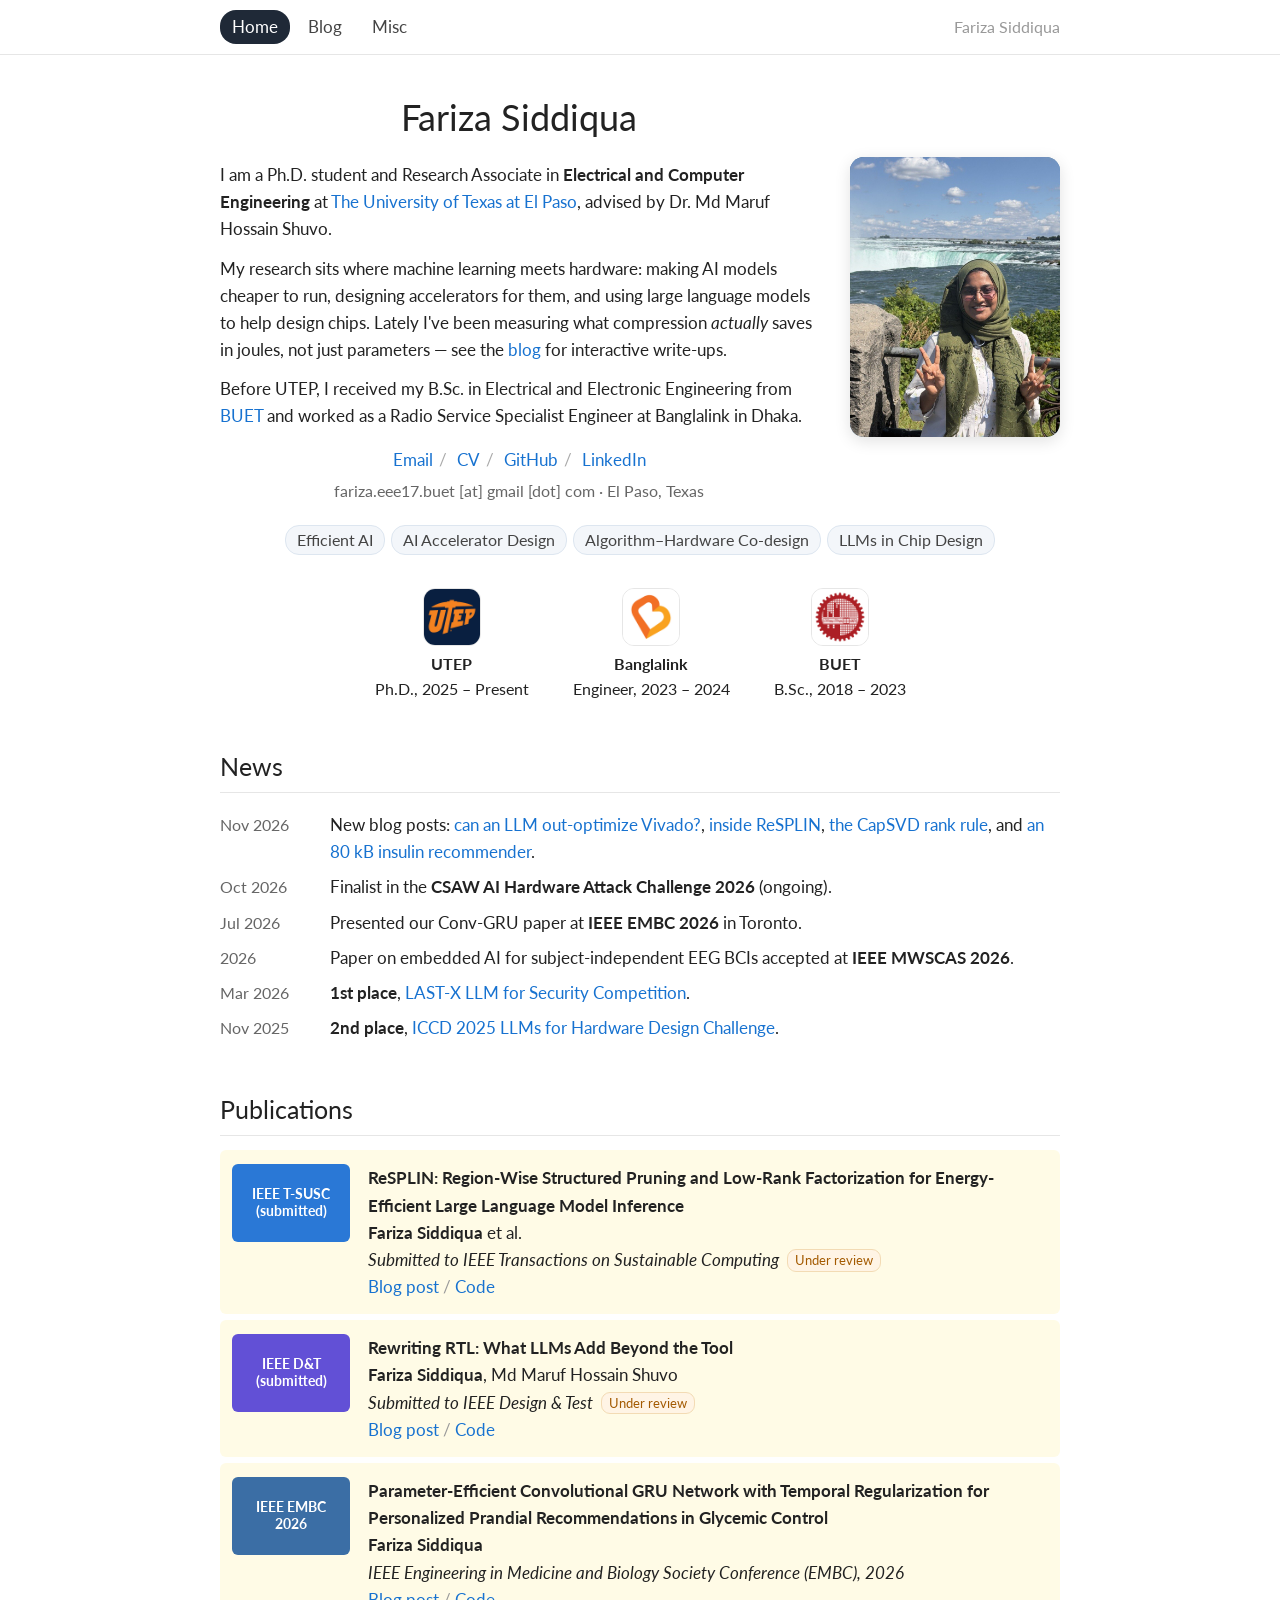
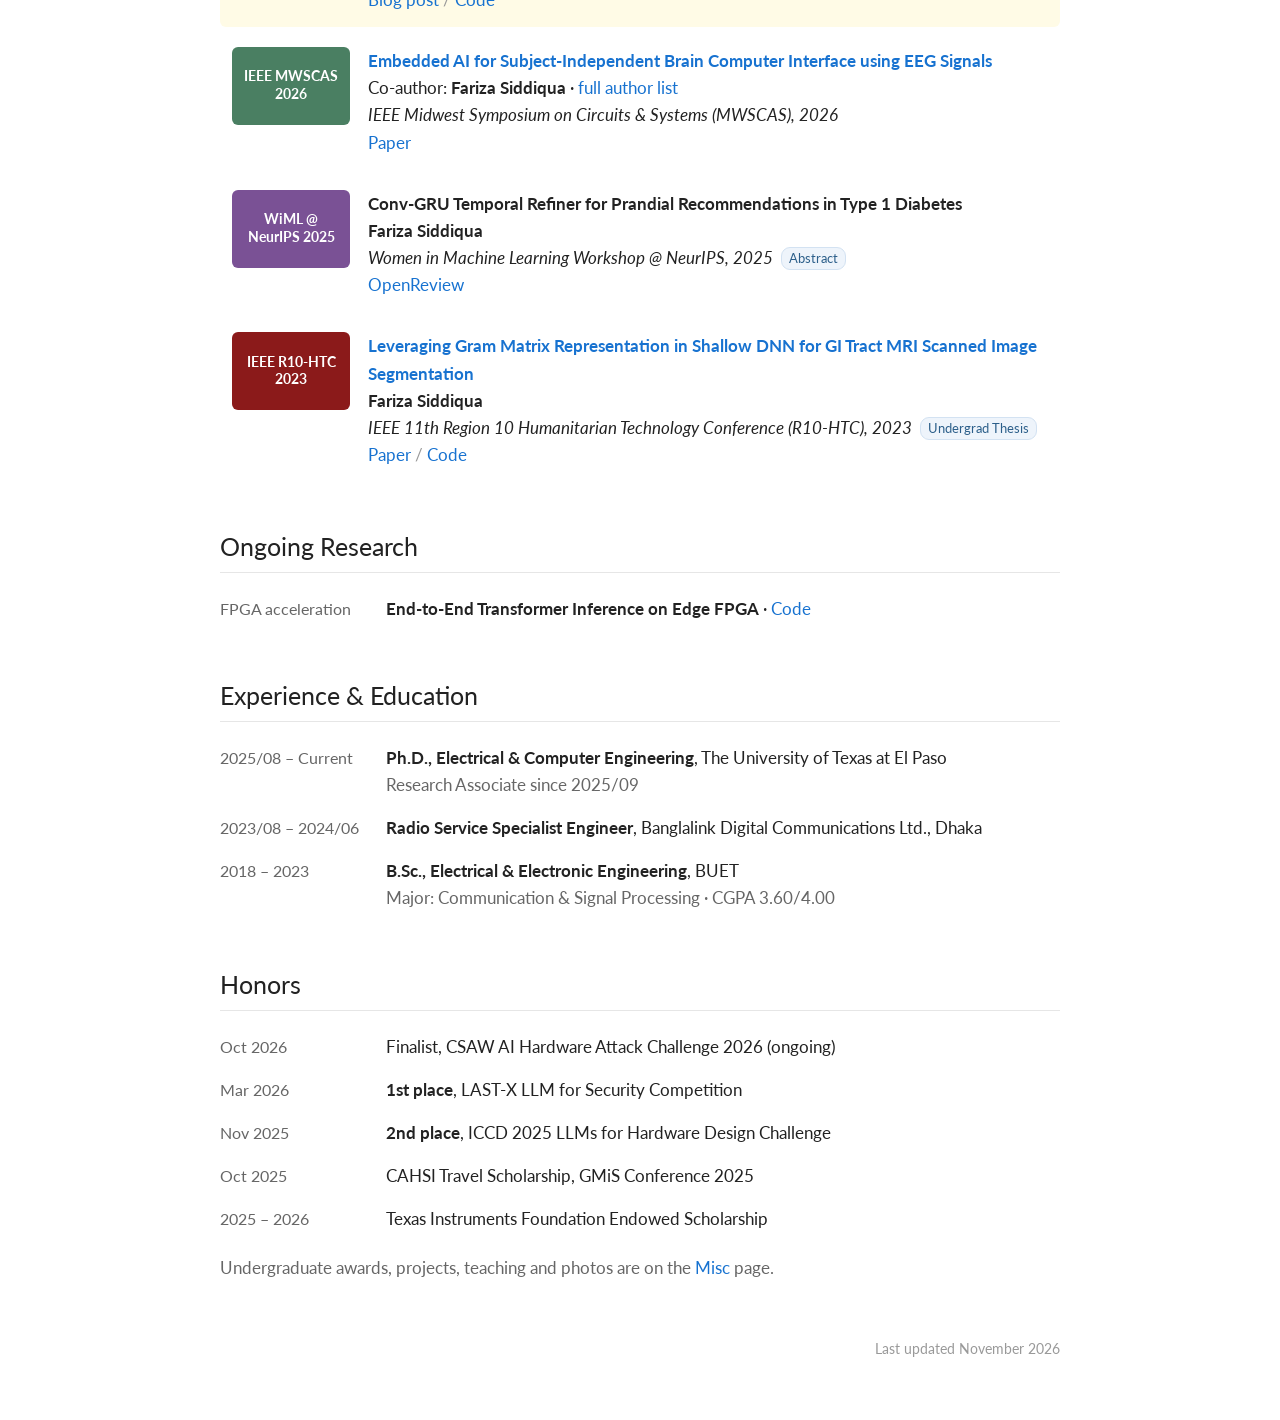
<file: index.html>
<!DOCTYPE html>
<html lang="en">
<head>
<meta charset="utf-8">
<meta name="viewport" content="width=device-width, initial-scale=1">
<title>Fariza Siddiqua</title>
<meta name="description" content="Fariza Siddiqua — Ph.D. student at UTEP working on efficient AI, AI accelerators, and LLMs for chip design.">
<link href="https://fonts.googleapis.com/css2?family=Lato:ital,wght@0,400;0,700;1,400&display=swap" rel="stylesheet">
<link rel="stylesheet" href="assets/style.css">
</head>
<body>
<nav class="topnav"><div class="inner">
  <a href="index.html" class="active">Home</a><a href="blog.html">Blog</a><a href="misc.html">Misc</a>
  <a class="brand" href="index.html">Fariza Siddiqua</a>
</div></nav>
<main>

  <div class="intro">
    <div class="text">
      <h1>Fariza Siddiqua</h1>
      <p>I am a Ph.D. student and Research Associate in <strong>Electrical and Computer Engineering</strong> at
        <a href="https://www.utep.edu/">The University of Texas at El Paso</a>, advised by Dr. Md Maruf Hossain Shuvo.</p>
      <p>My research sits where machine learning meets hardware: making AI models cheaper to run, designing
        accelerators for them, and using large language models to help design chips. Lately I've been
        measuring what compression <em>actually</em> saves in joules, not just parameters &mdash; see the
        <a href="blog.html">blog</a> for interactive write-ups.</p>
      <p>Before UTEP, I received my B.Sc. in Electrical and Electronic Engineering from
        <a href="https://www.buet.ac.bd/">BUET</a> and worked as a Radio Service Specialist Engineer at Banglalink in Dhaka.</p>
      <div class="links">
        <a href="mailto:fariza.eee17.buet@gmail.com">Email</a><span class="sep">/</span>
        <a href="#">CV</a><span class="sep">/</span>
        <a href="https://github.com/fariza1743">GitHub</a><span class="sep">/</span>
        <a href="https://www.linkedin.com/in/fariza-siddiqua-051513168/">LinkedIn</a>
      </div>
      <div class="muted" style="text-align:center;font-size:15.5px;margin-top:6px">fariza.eee17.buet [at] gmail [dot] com · El Paso, Texas</div>
    </div>
    <div class="photo"><img src="assets/photo.jpg" alt="Fariza Siddiqua"></div>
  </div>

  <div class="interests">
    <span class="chip">Efficient AI</span><span class="chip">AI Accelerator Design</span><span class="chip">Algorithm–Hardware Co-design</span><span class="chip">LLMs in Chip Design</span>
  </div>

  <!-- Logos: put utep.png, banglalink.png and buet.png in assets/logos/. Until a file exists, the coloured tile is shown instead. -->
  <div class="affil">
    <div><div class="logo" style="background:#ff8200"><img src="assets/logos/utep.png" alt="UTEP logo" onerror="this.remove()"><span>UTEP</span></div><div class="lbl">UTEP</div>Ph.D., 2025 – Present</div>
    <div><div class="logo" style="background:#e85a1c"><img src="assets/logos/banglalink.png" alt="Banglalink logo" onerror="this.remove()"><span>BL</span></div><div class="lbl">Banglalink</div>Engineer, 2023 – 2024</div>
    <div><div class="logo" style="background:#8b1a1a"><img src="assets/logos/buet.png" alt="BUET logo" onerror="this.remove()"><span>BUET</span></div><div class="lbl">BUET</div>B.Sc., 2018 – 2023</div>
  </div>


  <h2>News</h2>
  <ul class="news">
    <li><span class="date">Nov 2026</span><span>New blog posts: <a href="blog/rtl-rewriting.html">can an LLM out-optimize Vivado?</a>, <a href="blog/resplin.html">inside ReSPLIN</a>, <a href="blog/capsvd-rank.html">the CapSVD rank rule</a>, and <a href="blog/conv-gru.html">an 80 kB insulin recommender</a>.</span></li>
    <li><span class="date">Oct 2026</span><span>Finalist in the <strong>CSAW AI Hardware Attack Challenge 2026</strong> (ongoing).</span></li>
    <li><span class="date">Jul 2026</span><span>Presented our Conv-GRU paper at <strong>IEEE EMBC 2026</strong> in Toronto.</span></li>
    <li><span class="date">2026</span><span>Paper on embedded AI for subject-independent EEG BCIs accepted at <strong>IEEE MWSCAS 2026</strong>.</span></li>
    <li><span class="date">Mar 2026</span><span><strong>1st place</strong>, <a href="https://last-x-workshop.github.io/competition.html">LAST-X LLM for Security Competition</a>.</span></li>
    <li><span class="date">Nov 2025</span><span><strong>2nd place</strong>, <a href="https://www.linkedin.com/posts/kevingubbi_congratulations-to-our-competition-winners-activity-7402558944109666304-KpZv">ICCD 2025 LLMs for Hardware Design Challenge</a>.</span></li>
  </ul>

  <h2>Publications</h2>

  <div class="pub hl">
    <div class="tag" style="background:#2a78d6">IEEE T-SUSC<br>(submitted)</div>
    <div>
      <div class="title">ReSPLIN: Region-Wise Structured Pruning and Low-Rank Factorization for Energy-Efficient Large Language Model Inference</div>
      <div><strong>Fariza Siddiqua</strong> et al.</div>
      <div class="venue">Submitted to IEEE Transactions on Sustainable Computing <span class="badge sub">Under review</span></div>
      <div class="actions"><a href="blog/resplin.html">Blog post</a><a href="https://github.com/fariza1743/MUSHROOM-SVD">Code</a></div>
    </div>
  </div>

  <div class="pub hl">
    <div class="tag" style="background:#6250d6">IEEE D&amp;T<br>(submitted)</div>
    <div>
      <div class="title">Rewriting RTL: What LLMs Add Beyond the Tool</div>
      <div><strong>Fariza Siddiqua</strong>, Md Maruf Hossain Shuvo</div>
      <div class="venue">Submitted to IEEE Design &amp; Test <span class="badge sub">Under review</span></div>
      <div class="actions"><a href="blog/rtl-rewriting.html">Blog post</a><a href="https://github.com/fariza1743/LLM-Assisted-RTL-Cleanup-for-FPGA-PPA">Code</a></div>
    </div>
  </div>

  <div class="pub hl">
    <div class="tag" style="background:#3b6ea5">IEEE EMBC<br>2026</div>
    <div>
      <div class="title">Parameter-Efficient Convolutional GRU Network with Temporal Regularization for Personalized Prandial Recommendations in Glycemic Control</div>
      <div><strong>Fariza Siddiqua</strong></div>
      <div class="venue">IEEE Engineering in Medicine and Biology Society Conference (EMBC), 2026</div>
      <div class="actions"><a href="blog/conv-gru.html">Blog post</a><a href="https://github.com/fariza1743/Conv-GRU">Code</a></div>
    </div>
  </div>

  <div class="pub">
    <div class="tag" style="background:#4a7f62">IEEE MWSCAS<br>2026</div>
    <div>
      <div class="title"><a href="https://ieeexplore.ieee.org/abstract/document/11680633">Embedded AI for Subject-Independent Brain Computer Interface using EEG Signals</a></div>
      <div>Co-author: <strong>Fariza Siddiqua</strong> · <a href="https://ieeexplore.ieee.org/abstract/document/11680633">full author list</a></div>
      <div class="venue">IEEE Midwest Symposium on Circuits &amp; Systems (MWSCAS), 2026</div>
      <div class="actions"><a href="https://ieeexplore.ieee.org/abstract/document/11680633">Paper</a></div>
    </div>
  </div>

  <div class="pub">
    <div class="tag" style="background:#7a5195">WiML @<br>NeurIPS 2025</div>
    <div>
      <div class="title">Conv-GRU Temporal Refiner for Prandial Recommendations in Type 1 Diabetes</div>
      <div><strong>Fariza Siddiqua</strong></div>
      <div class="venue">Women in Machine Learning Workshop @ NeurIPS, 2025 <span class="badge">Abstract</span></div>
      <div class="actions"><a href="https://openreview.net/forum?id=XVrjTMyLH8">OpenReview</a></div>
    </div>
  </div>

  <div class="pub">
    <div class="tag" style="background:#8b1a1a">IEEE R10-HTC<br>2023</div>
    <div>
      <div class="title"><a href="https://ieeexplore.ieee.org/document/10461782">Leveraging Gram Matrix Representation in Shallow DNN for GI Tract MRI Scanned Image Segmentation</a></div>
      <div><strong>Fariza Siddiqua</strong></div>
      <div class="venue">IEEE 11th Region 10 Humanitarian Technology Conference (R10-HTC), 2023 <span class="badge">Undergrad Thesis</span></div>
      <div class="actions"><a href="https://ieeexplore.ieee.org/document/10461782">Paper</a><a href="https://github.com/fariza1743/Leveraging-Gram-Matrix-in-Shallow-DNN-for-GI-Tract-MRI-Image-Segmentation">Code</a></div>
    </div>
  </div>

  <h2>Ongoing Research</h2>
  <div class="entries">
    <div class="e"><div class="when">FPGA acceleration</div><div class="what"><strong>End-to-End Transformer Inference on Edge FPGA</strong> · <a href="https://github.com/fariza1743/End-to-End-Transformer-Inference-on-Edge-FPGA">Code</a></div></div>
  </div>

  <h2>Experience &amp; Education</h2>
  <div class="entries">
    <div class="e"><div class="when">2025/08 – Current</div><div class="what"><strong>Ph.D., Electrical &amp; Computer Engineering</strong>, The University of Texas at El Paso<br><span class="muted">Research Associate since 2025/09</span></div></div>
    <div class="e"><div class="when">2023/08 – 2024/06</div><div class="what"><strong>Radio Service Specialist Engineer</strong>, Banglalink Digital Communications Ltd., Dhaka</div></div>
    <div class="e"><div class="when">2018 – 2023</div><div class="what"><strong>B.Sc., Electrical &amp; Electronic Engineering</strong>, BUET<br><span class="muted">Major: Communication &amp; Signal Processing · CGPA 3.60/4.00</span></div></div>
  </div>

  <h2>Honors</h2>
  <div class="entries">
    <div class="e"><div class="when">Oct 2026</div><div class="what">Finalist, CSAW AI Hardware Attack Challenge 2026 (ongoing)</div></div>
    <div class="e"><div class="when">Mar 2026</div><div class="what"><strong>1st place</strong>, LAST-X LLM for Security Competition</div></div>
    <div class="e"><div class="when">Nov 2025</div><div class="what"><strong>2nd place</strong>, ICCD 2025 LLMs for Hardware Design Challenge</div></div>
    <div class="e"><div class="when">Oct 2025</div><div class="what">CAHSI Travel Scholarship, GMiS Conference 2025</div></div>
    <div class="e"><div class="when">2025 – 2026</div><div class="what">Texas Instruments Foundation Endowed Scholarship</div></div>
  </div>
  <p class="muted" style="margin-top:14px">Undergraduate awards, projects, teaching and photos are on the <a href="misc.html">Misc</a> page.</p>

  <footer>Last updated November 2026</footer>
</main>
</body>
</html>
</file>
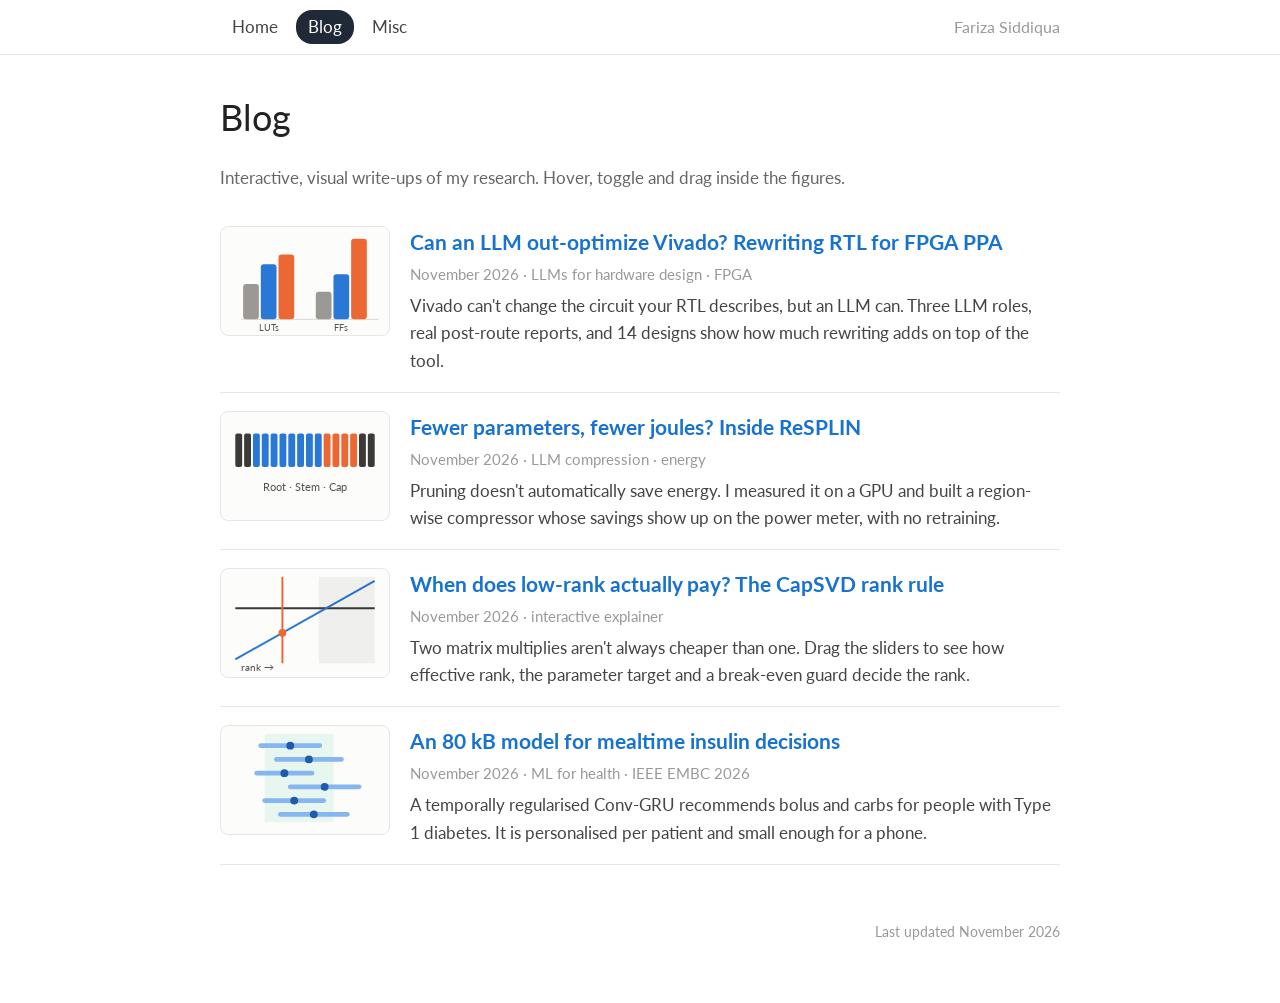
<file: blog.html>
<!DOCTYPE html>
<html lang="en">
<head>
<meta charset="utf-8">
<meta name="viewport" content="width=device-width, initial-scale=1">
<title>Blog · Fariza Siddiqua</title>
<link href="https://fonts.googleapis.com/css2?family=Lato:ital,wght@0,400;0,700;1,400&display=swap" rel="stylesheet">
<link rel="stylesheet" href="assets/style.css">
</head>
<body>
<nav class="topnav"><div class="inner">
  <a href="index.html">Home</a><a href="blog.html" class="active">Blog</a><a href="misc.html">Misc</a>
  <a class="brand" href="index.html">Fariza Siddiqua</a>
</div></nav>
<main>
  <h1>Blog</h1>
  <p class="muted">Interactive, visual write-ups of my research. Hover, toggle and drag inside the figures.</p>

  <a class="post-card" href="blog/rtl-rewriting.html">
    <div class="thumb"><svg viewBox="0 0 170 110">
      <line x1="20" y1="94" x2="160" y2="94" stroke="#d6d5cf"/>
      <rect x="22" y="58" width="16" height="36" rx="3" fill="#9a9993"/><rect x="40" y="38" width="16" height="56" rx="3" fill="#2a78d6"/><rect x="58" y="28" width="16" height="66" rx="3" fill="#eb6834"/>
      <rect x="96" y="66" width="16" height="28" rx="3" fill="#9a9993"/><rect x="114" y="48" width="16" height="46" rx="3" fill="#2a78d6"/><rect x="132" y="12" width="16" height="82" rx="3" fill="#eb6834"/>
      <text x="48" y="106" text-anchor="middle" font-size="9" fill="#52514e" font-family="Lato">LUTs</text><text x="122" y="106" text-anchor="middle" font-size="9" fill="#52514e" font-family="Lato">FFs</text>
    </svg></div>
    <div>
      <div class="pc-title">Can an LLM out-optimize Vivado? Rewriting RTL for FPGA PPA</div>
      <div class="pc-meta">November 2026 · LLMs for hardware design · FPGA</div>
      <p class="pc-desc">Vivado can't change the circuit your RTL describes, but an LLM can. Three LLM roles, real post-route reports, and 14 designs show how much rewriting adds on top of the tool.</p>
    </div>
  </a>

  <a class="post-card" href="blog/resplin.html">
    <div class="thumb"><svg viewBox="0 0 170 110">
      <g transform="translate(14,22)">
        <rect x="0" y="0" width="7" height="34" rx="2" fill="#3b3a36"/><rect x="9" y="0" width="7" height="34" rx="2" fill="#3b3a36"/>
        <rect x="18" y="0" width="7" height="34" rx="2" fill="#2a78d6"/><rect x="27" y="0" width="7" height="34" rx="2" fill="#2a78d6"/><rect x="36" y="0" width="7" height="34" rx="2" fill="#2a78d6"/><rect x="45" y="0" width="7" height="34" rx="2" fill="#2a78d6"/>
        <rect x="54" y="0" width="7" height="34" rx="2" fill="#2a78d6"/><rect x="63" y="0" width="7" height="34" rx="2" fill="#2a78d6"/><rect x="72" y="0" width="7" height="34" rx="2" fill="#2a78d6"/><rect x="81" y="0" width="7" height="34" rx="2" fill="#2a78d6"/>
        <rect x="90" y="0" width="7" height="34" rx="2" fill="#eb6834"/><rect x="99" y="0" width="7" height="34" rx="2" fill="#eb6834"/><rect x="108" y="0" width="7" height="34" rx="2" fill="#eb6834"/><rect x="117" y="0" width="7" height="34" rx="2" fill="#eb6834"/>
        <rect x="126" y="0" width="7" height="34" rx="2" fill="#3b3a36"/><rect x="135" y="0" width="7" height="34" rx="2" fill="#3b3a36"/>
      </g>
      <text x="85" y="80" text-anchor="middle" font-size="11" fill="#52514e" font-family="Lato">Root · Stem · Cap</text>
    </svg></div>
    <div>
      <div class="pc-title">Fewer parameters, fewer joules? Inside ReSPLIN</div>
      <div class="pc-meta">November 2026 · LLM compression · energy</div>
      <p class="pc-desc">Pruning doesn't automatically save energy. I measured it on a GPU and built a region-wise compressor whose savings show up on the power meter, with no retraining.</p>
    </div>
  </a>

  <a class="post-card" href="blog/capsvd-rank.html">
    <div class="thumb"><svg viewBox="0 0 170 110">
      <line x1="14" y1="40" x2="156" y2="40" stroke="#3b3a36" stroke-width="2"/>
      <line x1="14" y1="92" x2="156" y2="12" stroke="#2a78d6" stroke-width="2"/>
      <rect x="99" y="8" width="57" height="88" fill="#000" opacity=".05"/>
      <line x1="62" y1="8" x2="62" y2="96" stroke="#eb6834" stroke-width="2"/>
      <circle cx="62" cy="65" r="4" fill="#eb6834"/>
      <text x="20" y="104" font-size="10" fill="#52514e" font-family="Lato">rank →</text>
    </svg></div>
    <div>
      <div class="pc-title">When does low-rank actually pay? The CapSVD rank rule</div>
      <div class="pc-meta">November 2026 · interactive explainer</div>
      <p class="pc-desc">Two matrix multiplies aren't always cheaper than one. Drag the sliders to see how effective rank, the parameter target and a break-even guard decide the rank.</p>
    </div>
  </a>

  <a class="post-card" href="blog/conv-gru.html">
    <div class="thumb"><svg viewBox="0 0 170 110">
      <rect x="44" y="8" width="70" height="90" fill="#e7f6ef"/>
      <g stroke="#86b6ef" stroke-width="5" stroke-linecap="round">
        <line x1="40" y1="20" x2="100" y2="20"/><line x1="56" y1="34" x2="122" y2="34"/><line x1="36" y1="48" x2="92" y2="48"/>
        <line x1="70" y1="62" x2="140" y2="62"/><line x1="44" y1="76" x2="104" y2="76"/><line x1="60" y1="90" x2="128" y2="90"/>
      </g>
      <g fill="#1c5cab"><circle cx="70" cy="20" r="4"/><circle cx="89" cy="34" r="4"/><circle cx="64" cy="48" r="4"/><circle cx="105" cy="62" r="4"/><circle cx="74" cy="76" r="4"/><circle cx="94" cy="90" r="4"/></g>
    </svg></div>
    <div>
      <div class="pc-title">An 80 kB model for mealtime insulin decisions</div>
      <div class="pc-meta">November 2026 · ML for health · IEEE EMBC 2026</div>
      <p class="pc-desc">A temporally regularised Conv-GRU recommends bolus and carbs for people with Type 1 diabetes. It is personalised per patient and small enough for a phone.</p>
    </div>
  </a>

  <footer>Last updated November 2026</footer>
</main>
</body>
</html>
</file>
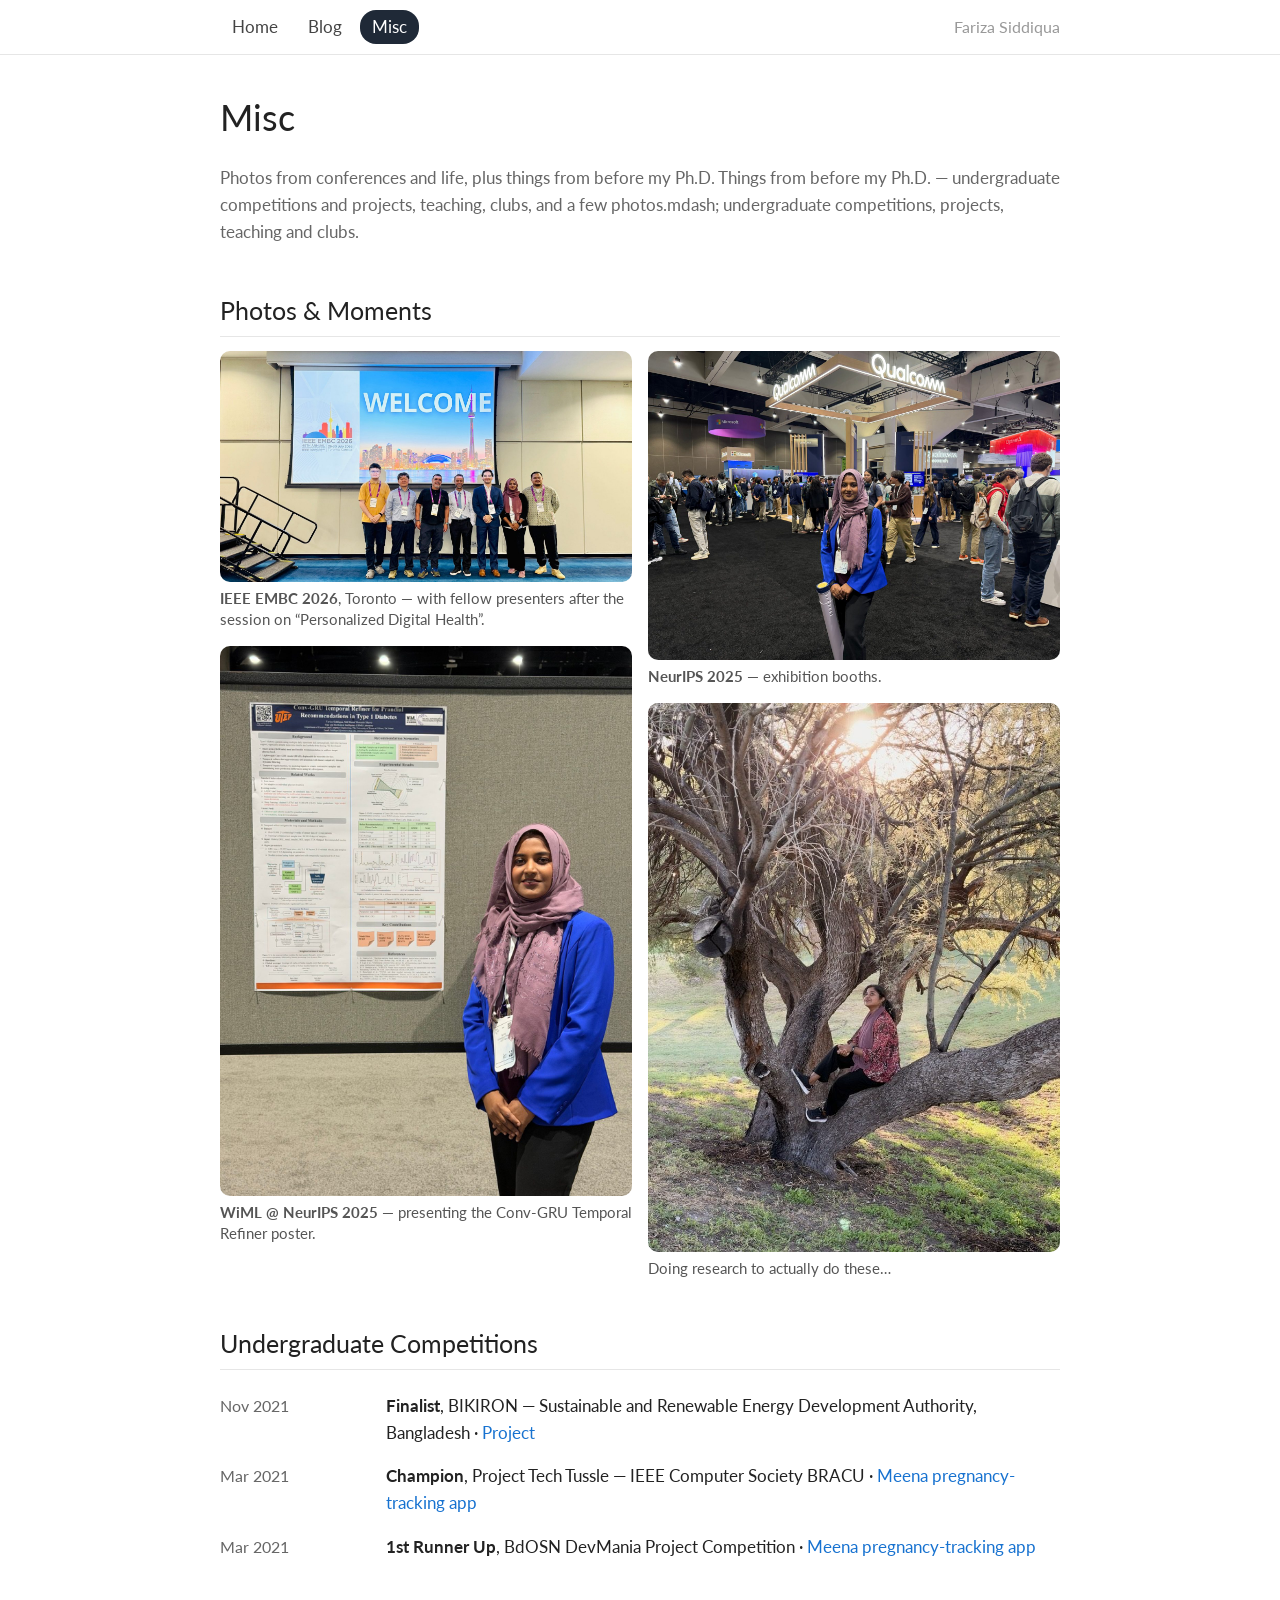
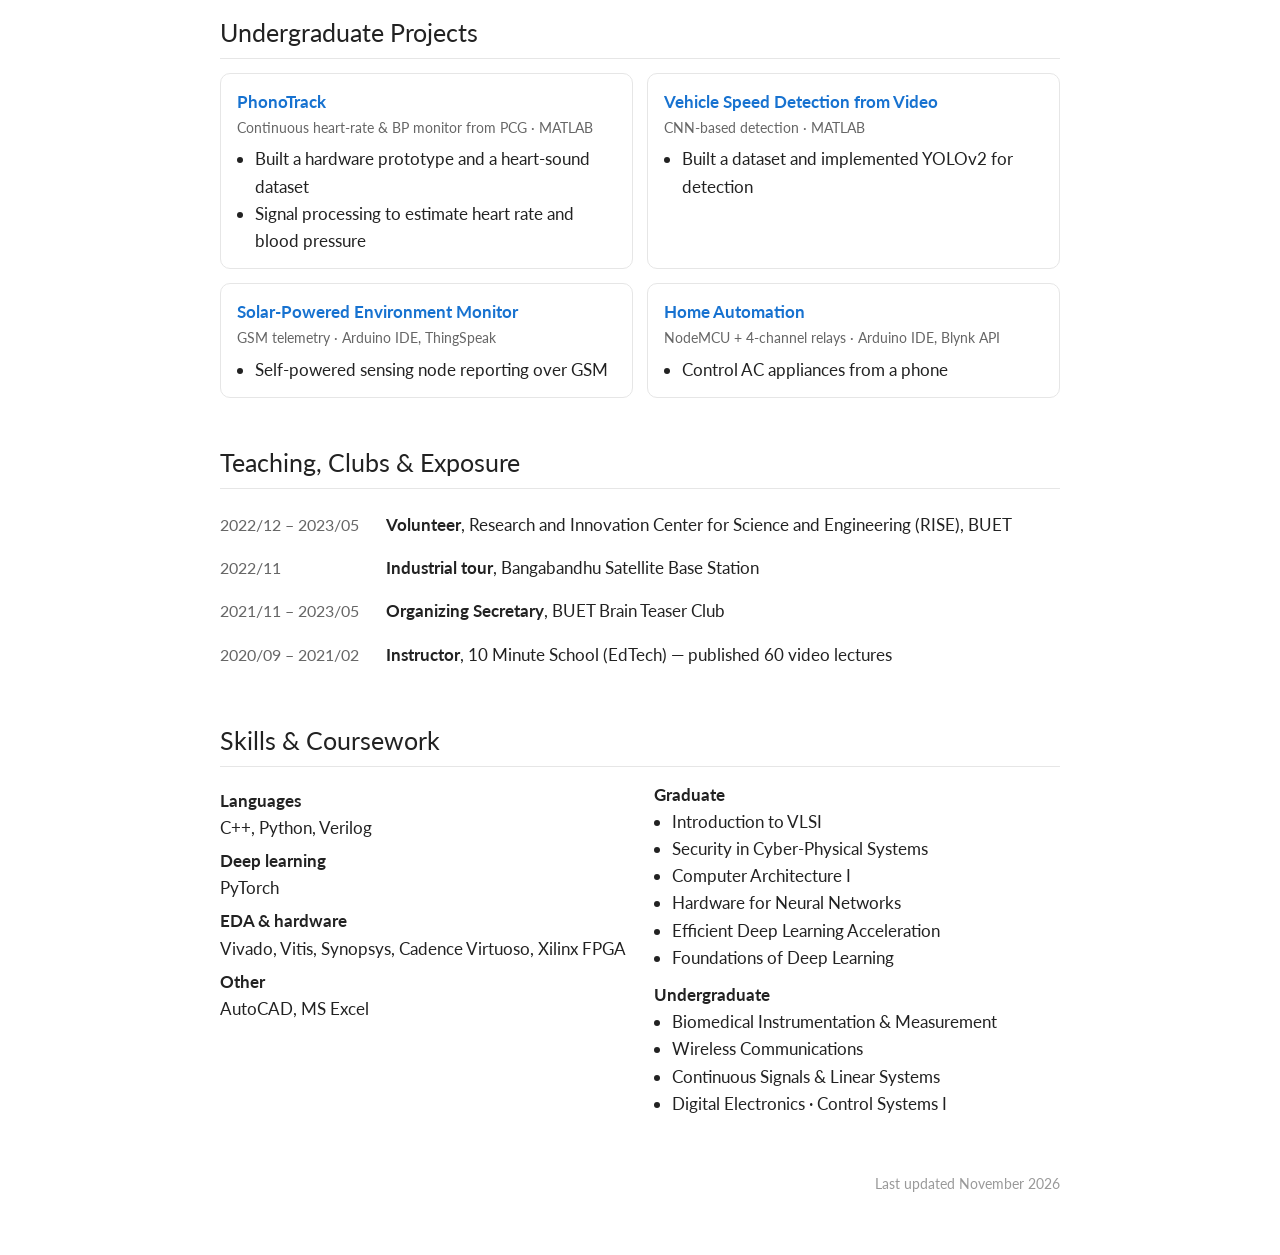
<file: misc.html>
<!DOCTYPE html>
<html lang="en">
<head>
<meta charset="utf-8">
<meta name="viewport" content="width=device-width, initial-scale=1">
<title>Misc · Fariza Siddiqua</title>
<link href="https://fonts.googleapis.com/css2?family=Lato:ital,wght@0,400;0,700;1,400&display=swap" rel="stylesheet">
<link rel="stylesheet" href="assets/style.css">
</head>
<body>
<nav class="topnav"><div class="inner">
  <a href="index.html">Home</a><a href="blog.html">Blog</a><a href="misc.html" class="active">Misc</a>
  <a class="brand" href="index.html">Fariza Siddiqua</a>
</div></nav>
<main>
  <h1>Misc</h1>
  <p class="muted">Photos from conferences and life, plus things from before my Ph.D. Things from before my Ph.D. &mdash; undergraduate competitions and projects, teaching, clubs, and a few photos.mdash; undergraduate competitions, projects, teaching and clubs.</p>

  <h2>Photos &amp; Moments</h2>
  <!-- To add a photo: put the image in assets/photos/ and copy one <figure> block below. -->
  <div class="gallery">
    <figure><img src="assets/photos/embc-2026-toronto.jpg" alt="Fariza with fellow presenters in front of the IEEE EMBC 2026 welcome screen in Toronto" loading="lazy">
      <figcaption><strong>IEEE EMBC 2026</strong>, Toronto &mdash; with fellow presenters after the session on &ldquo;Personalized Digital Health&rdquo;.</figcaption></figure>
    <figure><img src="assets/photos/wiml-neurips-2025-poster.jpg" alt="Fariza standing next to her Conv-GRU Temporal Refiner poster at WiML, NeurIPS 2025" loading="lazy">
      <figcaption><strong>WiML @ NeurIPS 2025</strong> &mdash; presenting the Conv-GRU Temporal Refiner poster.</figcaption></figure>
    <figure><img src="assets/photos/neurips-2025-expo.jpg" alt="Fariza at the NeurIPS 2025 exhibition booths" loading="lazy">
      <figcaption><strong>NeurIPS 2025</strong> &mdash; exhibition booths.</figcaption></figure>
    <figure><img src="assets/photos/off-the-clock.jpg" alt="Fariza sitting on a tree branch at golden hour" loading="lazy">
      <figcaption>Doing research to actually do these&hellip;</figcaption></figure>
  </div>
  <div class="lightbox" id="lightbox" role="dialog" aria-modal="true" aria-label="Photo viewer"><img alt=""><div class="lb-cap"></div><button type="button" aria-label="Close">&times;</button></div>
  <script>
    (function () {
      const lb = document.getElementById('lightbox'), img = lb.querySelector('img'), cap = lb.querySelector('.lb-cap');
      document.querySelectorAll('.gallery figure').forEach(f => f.addEventListener('click', () => {
        const i = f.querySelector('img'); img.src = i.src; img.alt = i.alt; cap.innerHTML = f.querySelector('figcaption').innerHTML; lb.classList.add('open');
      }));
      const close = () => lb.classList.remove('open');
      lb.addEventListener('click', e => { if (e.target !== img) close(); });
      document.addEventListener('keydown', e => { if (e.key === 'Escape') close(); });
    })();
  </script>

  <h2>Undergraduate Competitions</h2>
  <div class="entries">
    <div class="e"><div class="when">Nov 2021</div><div class="what"><strong>Finalist</strong>, BIKIRON &mdash; Sustainable and Renewable Energy Development Authority, Bangladesh · <a href="https://github.com/fariza1743/BIKIRON-Project">Project</a></div></div>
    <div class="e"><div class="when">Mar 2021</div><div class="what"><strong>Champion</strong>, Project Tech Tussle &mdash; IEEE Computer Society BRACU · <a href="https://github.com/fariza1743/Meena-Pregnenacy-Tracking-App">Meena pregnancy-tracking app</a></div></div>
    <div class="e"><div class="when">Mar 2021</div><div class="what"><strong>1st Runner Up</strong>, BdOSN DevMania Project Competition · <a href="https://github.com/fariza1743/Meena-Pregnenacy-Tracking-App">Meena pregnancy-tracking app</a></div></div>
  </div>

  <h2>Undergraduate Projects</h2>
  <div class="cards">
    <div class="proj">
      <div class="t"><a href="https://github.com/fariza1743/PhonoTrack--BME-Project">PhonoTrack</a></div>
      <div class="stack">Continuous heart-rate &amp; BP monitor from PCG · MATLAB</div>
      <ul><li>Built a hardware prototype and a heart-sound dataset</li><li>Signal processing to estimate heart rate and blood pressure</li></ul>
    </div>
    <div class="proj">
      <div class="t"><a href="https://github.com/fariza1743/Vehicle-Speed-Detection-Using-CNN">Vehicle Speed Detection from Video</a></div>
      <div class="stack">CNN-based detection · MATLAB</div>
      <ul><li>Built a dataset and implemented YOLOv2 for detection</li></ul>
    </div>
    <div class="proj">
      <div class="t"><a href="https://github.com/fariza1743/Solar-Powered-Environment-Monitoring-System-Using-GSM-Module">Solar-Powered Environment Monitor</a></div>
      <div class="stack">GSM telemetry · Arduino IDE, ThingSpeak</div>
      <ul><li>Self-powered sensing node reporting over GSM</li></ul>
    </div>
    <div class="proj">
      <div class="t"><a href="https://github.com/fariza1743/Home-Automation-Using-NodeMCU-and-4-Channel-Relay">Home Automation</a></div>
      <div class="stack">NodeMCU + 4-channel relays · Arduino IDE, Blynk API</div>
      <ul><li>Control AC appliances from a phone</li></ul>
    </div>
  </div>

  <h2>Teaching, Clubs &amp; Exposure</h2>
  <div class="entries">
    <div class="e"><div class="when">2022/12 – 2023/05</div><div class="what"><strong>Volunteer</strong>, Research and Innovation Center for Science and Engineering (RISE), BUET</div></div>
    <div class="e"><div class="when">2022/11</div><div class="what"><strong>Industrial tour</strong>, Bangabandhu Satellite Base Station</div></div>
    <div class="e"><div class="when">2021/11 – 2023/05</div><div class="what"><strong>Organizing Secretary</strong>, BUET Brain Teaser Club</div></div>
    <div class="e"><div class="when">2020/09 – 2021/02</div><div class="what"><strong>Instructor</strong>, 10 Minute School (EdTech) &mdash; published 60 video lectures</div></div>
  </div>

  <h2>Skills &amp; Coursework</h2>
  <div class="grid2">
    <dl class="skills">
      <dt>Languages</dt><dd>C++, Python, Verilog</dd>
      <dt>Deep learning</dt><dd>PyTorch</dd>
      <dt>EDA &amp; hardware</dt><dd>Vivado, Vitis, Synopsys, Cadence Virtuoso, Xilinx FPGA</dd>
      <dt>Other</dt><dd>AutoCAD, MS Excel</dd>
    </dl>
    <div>
      <strong>Graduate</strong>
      <ul><li>Introduction to VLSI</li><li>Security in Cyber-Physical Systems</li><li>Computer Architecture I</li><li>Hardware for Neural Networks</li><li>Efficient Deep Learning Acceleration</li><li>Foundations of Deep Learning</li></ul>
      <strong style="display:block;margin-top:10px">Undergraduate</strong>
      <ul><li>Biomedical Instrumentation &amp; Measurement</li><li>Wireless Communications</li><li>Continuous Signals &amp; Linear Systems</li><li>Digital Electronics · Control Systems I</li></ul>
    </div>
  </div>

  <footer>Last updated November 2026</footer>
</main>
</body>
</html>
</file>
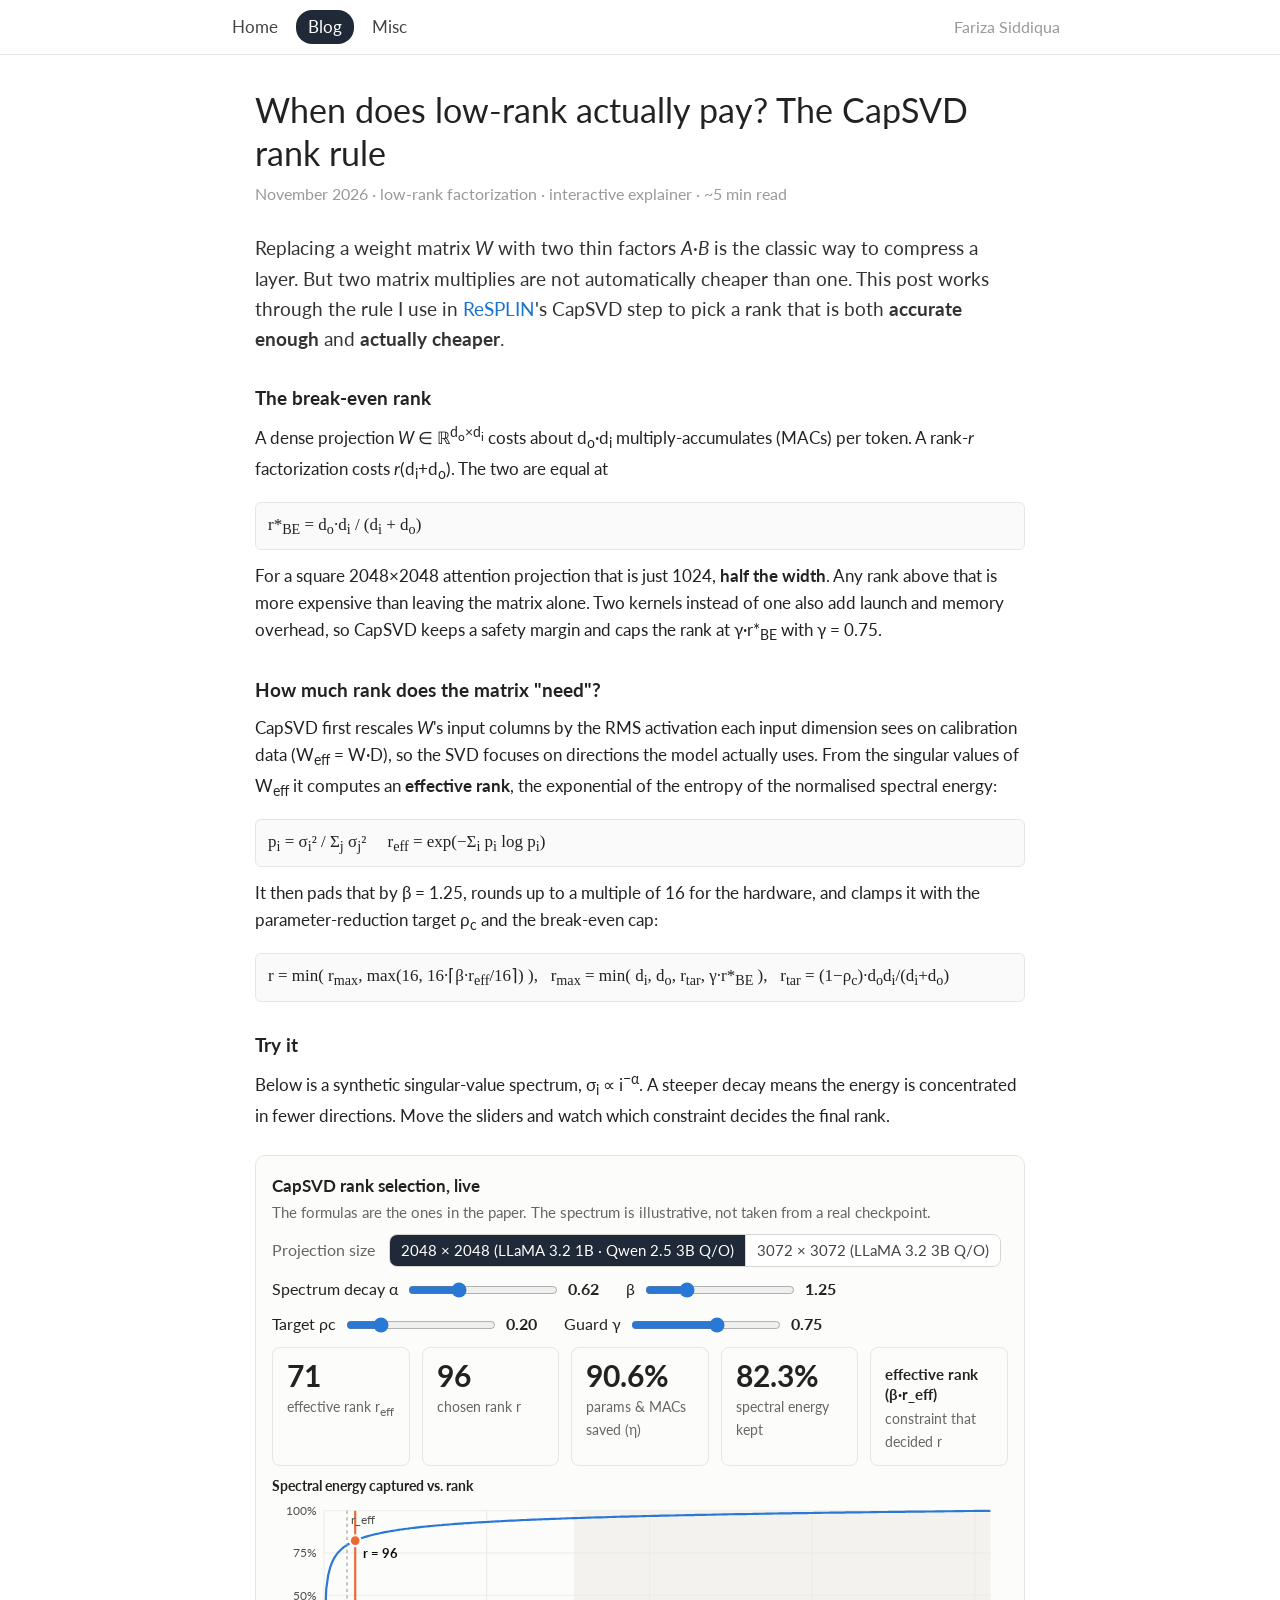
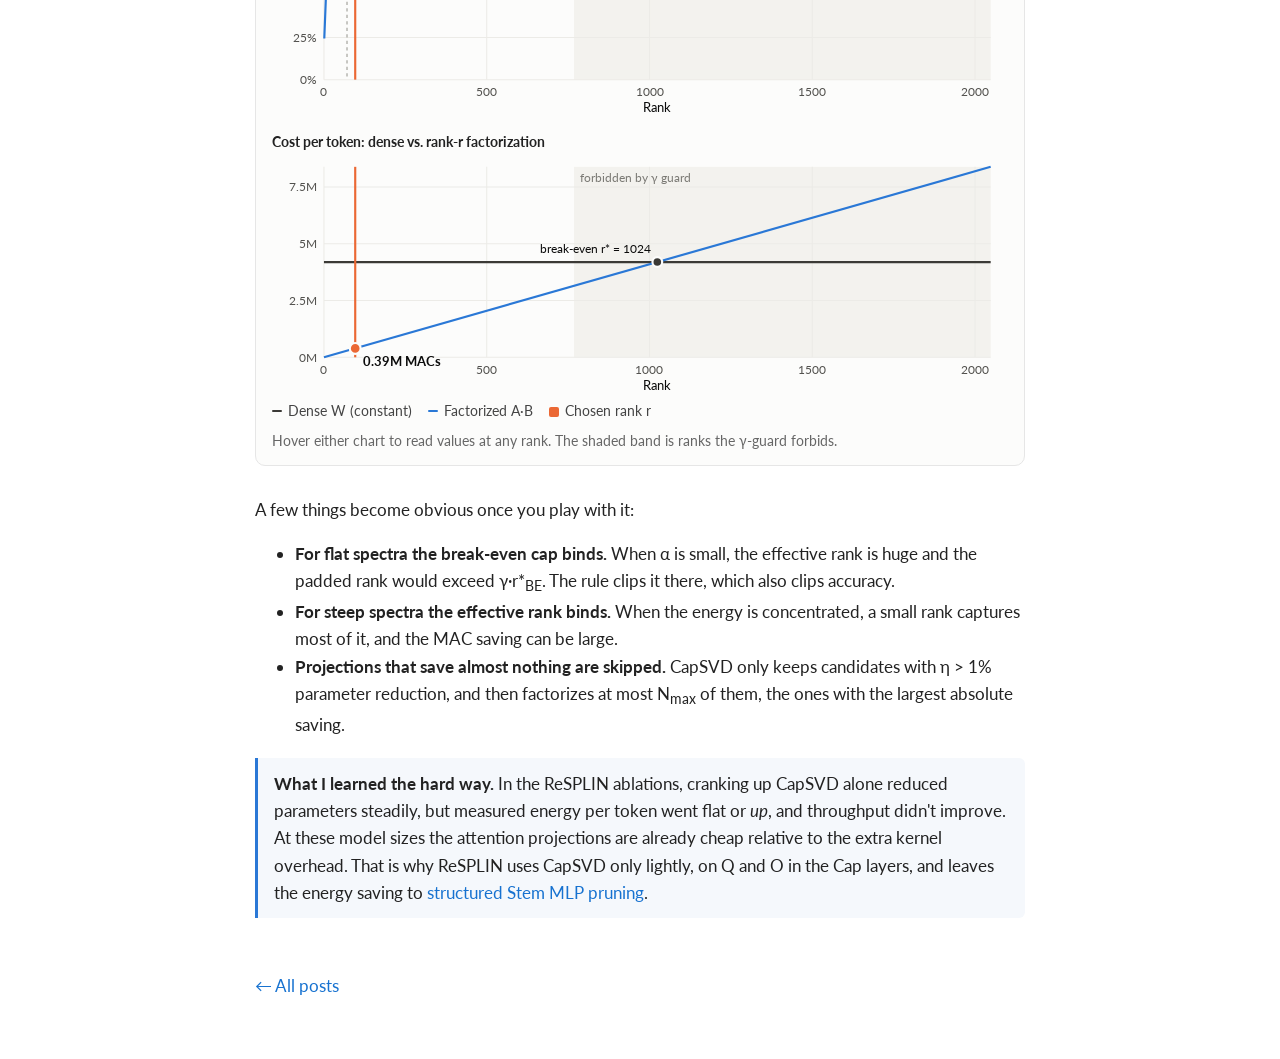
<file: blog/capsvd-rank.html>
<!DOCTYPE html>
<html lang="en">
<head>
<meta charset="utf-8">
<meta name="viewport" content="width=device-width, initial-scale=1">
<title>When does low-rank actually pay? The CapSVD rank rule · Fariza Siddiqua</title>
<link href="https://fonts.googleapis.com/css2?family=Lato:ital,wght@0,400;0,700;1,400&display=swap" rel="stylesheet">
<link rel="stylesheet" href="../assets/style.css">
<script src="../assets/viz.js"></script>
</head>
<body>
<nav class="topnav"><div class="inner">
  <a href="../index.html">Home</a><a href="../blog.html" class="active">Blog</a><a href="../misc.html">Misc</a>
  <a class="brand" href="../index.html">Fariza Siddiqua</a>
</div></nav>
<main><article>
  <h1>When does low-rank actually pay? The CapSVD rank rule</h1>
  <div class="meta">November 2026 · low-rank factorization · interactive explainer · ~5 min read</div>

  <p class="lede">Replacing a weight matrix <em>W</em> with two thin factors <em>A·B</em> is the classic way to compress a layer. But two matrix
  multiplies are not automatically cheaper than one. This post works through the rule I use in
  <a href="resplin.html">ReSPLIN</a>'s CapSVD step to pick a rank that is both <strong>accurate enough</strong> and <strong>actually cheaper</strong>.</p>

  <h3>The break-even rank</h3>
  <p>A dense projection <em>W</em> ∈ ℝ<sup>d<sub>o</sub>×d<sub>i</sub></sup> costs about d<sub>o</sub>·d<sub>i</sub> multiply-accumulates (MACs) per token.
  A rank-<em>r</em> factorization costs <em>r</em>(d<sub>i</sub>+d<sub>o</sub>). The two are equal at</p>
  <div class="eq">r*<sub>BE</sub> = d<sub>o</sub>·d<sub>i</sub> / (d<sub>i</sub> + d<sub>o</sub>)</div>
  <p>For a square 2048×2048 attention projection that is just 1024, <strong>half the width</strong>. Any rank above that is more expensive than leaving the matrix alone.
  Two kernels instead of one also add launch and memory overhead, so CapSVD keeps a safety margin and caps the rank at γ·r*<sub>BE</sub> with γ = 0.75.</p>

  <h3>How much rank does the matrix "need"?</h3>
  <p>CapSVD first rescales <em>W</em>'s input columns by the RMS activation each input dimension sees on calibration data
  (W<sub>eff</sub> = W·D), so the SVD focuses on directions the model actually uses. From the singular values of W<sub>eff</sub> it computes an
  <strong>effective rank</strong>, the exponential of the entropy of the normalised spectral energy:</p>
  <div class="eq">p<sub>i</sub> = σ<sub>i</sub>² / Σ<sub>j</sub> σ<sub>j</sub>² &nbsp;&nbsp;&nbsp; r<sub>eff</sub> = exp(−Σ<sub>i</sub> p<sub>i</sub> log p<sub>i</sub>)</div>
  <p>It then pads that by β = 1.25, rounds up to a multiple of 16 for the hardware, and clamps it with the parameter-reduction target ρ<sub>c</sub> and the break-even cap:</p>
  <div class="eq">r = min( r<sub>max</sub>, max(16, 16·⌈β·r<sub>eff</sub>/16⌉) ), &nbsp; r<sub>max</sub> = min( d<sub>i</sub>, d<sub>o</sub>, r<sub>tar</sub>, γ·r*<sub>BE</sub> ), &nbsp; r<sub>tar</sub> = (1−ρ<sub>c</sub>)·d<sub>o</sub>d<sub>i</sub>/(d<sub>i</sub>+d<sub>o</sub>)</div>

  <h3>Try it</h3>
  <p>Below is a synthetic singular-value spectrum, σ<sub>i</sub> ∝ i<sup>−α</sup>. A steeper decay means the energy is concentrated in fewer directions.
  Move the sliders and watch which constraint decides the final rank.</p>

  <figure>
    <div class="fig-title">CapSVD rank selection, live</div>
    <div class="fig-sub">The formulas are the ones in the paper. The spectrum is illustrative, not taken from a real checkpoint.</div>
    <div class="controls"><span class="muted">Projection size</span><span class="seg" id="dSeg"></span></div>
    <div class="controls">
      <label class="slider">Spectrum decay α <input type="range" id="alpha" min="0.3" max="1.3" step="0.01" value="0.62"><output id="alphaO"></output></label>
      <label class="slider">β <input type="range" id="beta" min="1" max="2" step="0.05" value="1.25"><output id="betaO"></output></label>
    </div>
    <div class="controls">
      <label class="slider">Target ρc <input type="range" id="rho" min="0.05" max="0.8" step="0.05" value="0.2"><output id="rhoO"></output></label>
      <label class="slider">Guard γ <input type="range" id="gamma" min="0.4" max="1" step="0.05" value="0.75"><output id="gammaO"></output></label>
    </div>

    <div class="kpis" id="kpis" style="margin:10px 0 6px;grid-template-columns:repeat(auto-fit,minmax(118px,1fr))"></div>

    <div class="fig-title" style="font-size:13.5px;margin-top:10px">Spectral energy captured vs. rank</div>
    <div class="chart" id="spec"></div>

    <div class="fig-title" style="font-size:13.5px;margin-top:16px">Cost per token: dense vs. rank-r factorization</div>
    <div class="chart" id="cost"></div>
    <div class="legend"><span><i style="background:#3b3a36;height:2px;vertical-align:4px"></i>Dense W (constant)</span><span><i style="background:#2a78d6;height:2px;vertical-align:4px"></i>Factorized A·B</span><span><i style="background:#eb6834"></i>Chosen rank r</span></div>
    <figcaption>Hover either chart to read values at any rank. The shaded band is ranks the γ-guard forbids.</figcaption>
  </figure>

  <p>A few things become obvious once you play with it:</p>
  <ul>
    <li><strong>For flat spectra the break-even cap binds.</strong> When α is small, the effective rank is huge and the padded rank would exceed
      γ·r*<sub>BE</sub>. The rule clips it there, which also clips accuracy.</li>
    <li><strong>For steep spectra the effective rank binds.</strong> When the energy is concentrated, a small rank captures most of it,
      and the MAC saving can be large.</li>
    <li><strong>Projections that save almost nothing are skipped.</strong> CapSVD only keeps candidates with η &gt; 1% parameter reduction, and then
      factorizes at most N<sub>max</sub> of them, the ones with the largest absolute saving.</li>
  </ul>

  <div class="callout"><strong>What I learned the hard way.</strong> In the ReSPLIN ablations, cranking up CapSVD alone reduced parameters steadily, but measured energy per
    token went flat or <em>up</em>, and throughput didn't improve. At these model sizes the attention projections are already cheap relative to the extra
    kernel overhead. That is why ReSPLIN uses CapSVD only lightly, on Q and O in the Cap layers, and leaves the energy saving to
    <a href="resplin.html">structured Stem MLP pruning</a>.</div>

  <a class="back" href="../blog.html">&larr; All posts</a>
</article></main>

<script>
const PRESETS = { 2048: '2048 × 2048 (LLaMA 3.2 1B · Qwen 2.5 3B Q/O)', 3072: '3072 × 3072 (LLaMA 3.2 3B Q/O)' };
let d = 2048;
const $ = id => document.getElementById(id);
function compute() {
  const a = +$('alpha').value, beta = +$('beta').value, rho = +$('rho').value, gam = +$('gamma').value;
  const di = d, dout = d, q = d;
  const s2 = new Float64Array(q); let tot = 0;
  for (let i = 0; i < q; i++) { s2[i] = Math.pow(i + 1, -2 * a); tot += s2[i]; }
  let H = 0; const cum = new Float64Array(q); let c = 0;
  for (let i = 0; i < q; i++) { const p = s2[i] / tot; if (p > 0) H -= p * Math.log(p); c += p; cum[i] = c; }
  const reff = Math.exp(H);
  const rraw = Math.ceil(beta * reff), ralign = 16 * Math.ceil(rraw / 16);
  const rstar = dout * di / (di + dout), rbe = Math.floor(gam * rstar);
  const rtar = Math.floor((1 - rho) * dout * di / (di + dout));
  const rmax = Math.max(1, Math.min(di, dout, rtar, rbe));
  const r = Math.min(rmax, Math.max(16, ralign));
  const eta = 1 - r * (di + dout) / (di * dout);
  const binding = r === rmax && ralign > rmax ? (rmax === rbe ? 'break-even guard γ·r*' : 'parameter target r_tar') : (ralign < 16 ? 'minimum rank 16' : 'effective rank (β·r_eff)');
  return { a, beta, rho, gam, di, dout, cum, reff, ralign, rstar, rbe, rtar, r, eta, binding };
}
function draw() {
  ['alpha', 'beta', 'rho', 'gamma'].forEach(k => $(k + 'O').textContent = (+$(k).value).toFixed(2));
  const S = compute();
  $('kpis').innerHTML = [
    [Math.round(S.reff), 'effective rank r<sub>eff</sub>'],
    [S.r, 'chosen rank r'],
    [(S.eta * 100).toFixed(1) + '%', 'params & MACs saved (η)'],
    [(S.cum[S.r - 1] * 100).toFixed(1) + '%', 'spectral energy kept'],
  ].map(([v, l]) => `<div class="kpi"><div class="v">${v}</div><div class="l">${l}</div></div>`).join('') +
    `<div class="kpi"><div class="v" style="font-size:15px;line-height:1.35;padding-top:4px">${S.binding}</div><div class="l">constraint that decided r</div></div>`;

  /* spectrum: cumulative energy vs rank */
  {
    const W = 680, H = 200, m = { l: 48, r: 16, t: 10, b: 34 };
    const svg = svgRoot($('spec'), W, H), x = scale(0, d, m.l, W - m.r), y = scale(0, 1, H - m.b, m.t);
    el('rect', { x: x(S.rbe), y: m.t, width: x(d) - x(S.rbe), height: H - m.b - m.t, fill: '#f3f2ee' }, svg);
    niceTicks(0, d, 8).forEach(t => { el('line', { x1: x(t), x2: x(t), y1: m.t, y2: H - m.b, stroke: '#ecebe7' }, svg); txt(svg, x(t), H - m.b + 15, t, { 'text-anchor': 'middle', 'font-size': 11 }); });
    [0, .25, .5, .75, 1].forEach(t => { el('line', { x1: m.l, x2: W - m.r, y1: y(t), y2: y(t), stroke: '#ecebe7' }, svg); txt(svg, m.l - 6, y(t) + 4, (t * 100) + '%', { 'text-anchor': 'end', 'font-size': 11 }); });
    let dpath = ''; const step = Math.max(1, Math.floor(d / 340));
    for (let i = 0; i < d; i += step) dpath += (i ? 'L' : 'M') + x(i + 1).toFixed(1) + ',' + y(S.cum[i]).toFixed(1);
    el('path', { d: dpath, fill: 'none', stroke: '#2a78d6', 'stroke-width': 2 }, svg);
    el('line', { x1: x(S.r), x2: x(S.r), y1: m.t, y2: H - m.b, stroke: '#eb6834', 'stroke-width': 2 }, svg);
    el('circle', { cx: x(S.r), cy: y(S.cum[S.r - 1]), r: 5, fill: '#eb6834', stroke: '#fcfcfb', 'stroke-width': 2 }, svg);
    txt(svg, x(S.r) + 7, y(S.cum[S.r - 1]) + 16, `r = ${S.r}`, { fill: '#0b0b0b', 'font-weight': 700 });
    el('line', { x1: x(S.reff), x2: x(S.reff), y1: m.t, y2: H - m.b, stroke: '#9a9993', 'stroke-dasharray': '3 3' }, svg);
    txt(svg, x(S.reff) + 4, m.t + 12, 'r_eff', { 'font-size': 11 });
    txt(svg, (m.l + W - m.r) / 2, H - 4, 'Rank', { 'text-anchor': 'middle', fill: '#0b0b0b' });
    crosshair(svg, x, m, H, W, i => `<b>rank ${i}</b><br>energy kept: ${(S.cum[i - 1] * 100).toFixed(1)}%`);
  }
  /* cost chart */
  {
    const W = 680, H = 220, m = { l: 48, r: 16, t: 10, b: 34 };
    const dense = S.di * S.dout / 1e6, maxY = dense * 2;
    const svg = svgRoot($('cost'), W, H), x = scale(0, d, m.l, W - m.r), y = scale(0, maxY, H - m.b, m.t);
    el('rect', { x: x(S.rbe), y: m.t, width: x(d) - x(S.rbe), height: H - m.b - m.t, fill: '#f3f2ee' }, svg);
    txt(svg, x(S.rbe) + 6, m.t + 14, 'forbidden by γ guard', { 'font-size': 11, fill: '#7a7974' });
    niceTicks(0, d, 8).forEach(t => { el('line', { x1: x(t), x2: x(t), y1: m.t, y2: H - m.b, stroke: '#ecebe7' }, svg); txt(svg, x(t), H - m.b + 15, t, { 'text-anchor': 'middle', 'font-size': 11 }); });
    niceTicks(0, maxY, 4).forEach(t => { el('line', { x1: m.l, x2: W - m.r, y1: y(t), y2: y(t), stroke: '#ecebe7' }, svg); txt(svg, m.l - 6, y(t) + 4, t + 'M', { 'text-anchor': 'end', 'font-size': 11 }); });
    el('line', { x1: x(0), x2: x(d), y1: y(dense), y2: y(dense), stroke: '#3b3a36', 'stroke-width': 2 }, svg);
    el('line', { x1: x(0), x2: x(d), y1: y(0), y2: y(d * (S.di + S.dout) / 1e6), stroke: '#2a78d6', 'stroke-width': 2 }, svg);
    el('circle', { cx: x(S.rstar), cy: y(dense), r: 4.5, fill: '#3b3a36', stroke: '#fcfcfb', 'stroke-width': 2 }, svg);
    txt(svg, x(S.rstar) - 6, y(dense) - 8, `break-even r* = ${Math.round(S.rstar)}`, { 'text-anchor': 'end', 'font-size': 11, fill: '#0b0b0b' });
    const cr = S.r * (S.di + S.dout) / 1e6;
    el('line', { x1: x(S.r), x2: x(S.r), y1: m.t, y2: H - m.b, stroke: '#eb6834', 'stroke-width': 2 }, svg);
    el('circle', { cx: x(S.r), cy: y(cr), r: 5, fill: '#eb6834', stroke: '#fcfcfb', 'stroke-width': 2 }, svg);
    txt(svg, x(S.r) + 7, y(cr) + 16, `${cr.toFixed(2)}M MACs`, { 'font-weight': 700, fill: '#0b0b0b' });
    txt(svg, (m.l + W - m.r) / 2, H - 4, 'Rank', { 'text-anchor': 'middle', fill: '#0b0b0b' });
    crosshair(svg, x, m, H, W, i => { const f = i * (S.di + S.dout) / 1e6; return `<b>rank ${i}</b><br>factorized: ${f.toFixed(2)}M MACs<br>dense: ${dense.toFixed(2)}M MACs<br>${f < dense ? 'saves ' + ((1 - f / dense) * 100).toFixed(1) + '%' : '<b>costs more than dense</b>'}`; });
  }
}
function crosshair(svg, x, m, H, W, html) {
  const line = el('line', { y1: m.t, y2: H - m.b, stroke: '#0b0b0b', 'stroke-width': 1, opacity: 0 }, svg);
  const hit = el('rect', { x: m.l, y: m.t, width: W - m.l - m.r, height: H - m.t - m.b, fill: 'transparent' }, svg);
  const move = (cx, cy, evt) => {
    const pt = svg.createSVGPoint(); pt.x = cx; pt.y = cy; const p = pt.matrixTransform(svg.getScreenCTM().inverse());
    const i = Math.max(1, Math.min(d, Math.round(x.inv(p.x))));
    line.setAttribute('x1', x(i)); line.setAttribute('x2', x(i)); line.setAttribute('opacity', .35); showTip(evt, html(i));
  };
  hit.addEventListener('mousemove', e => move(e.clientX, e.clientY, e));
  hit.addEventListener('touchmove', e => move(e.touches[0].clientX, e.touches[0].clientY, e.touches[0]), { passive: true });
  hit.addEventListener('mouseleave', () => { line.setAttribute('opacity', 0); hideTip(); });
}
seg($('dSeg'), Object.entries(PRESETS).map(([k, v]) => [+k, v]), 2048, v => { d = v; draw(); });
['alpha', 'beta', 'rho', 'gamma'].forEach(k => $(k).addEventListener('input', draw));
draw();
</script>
</body>
</html>
</file>
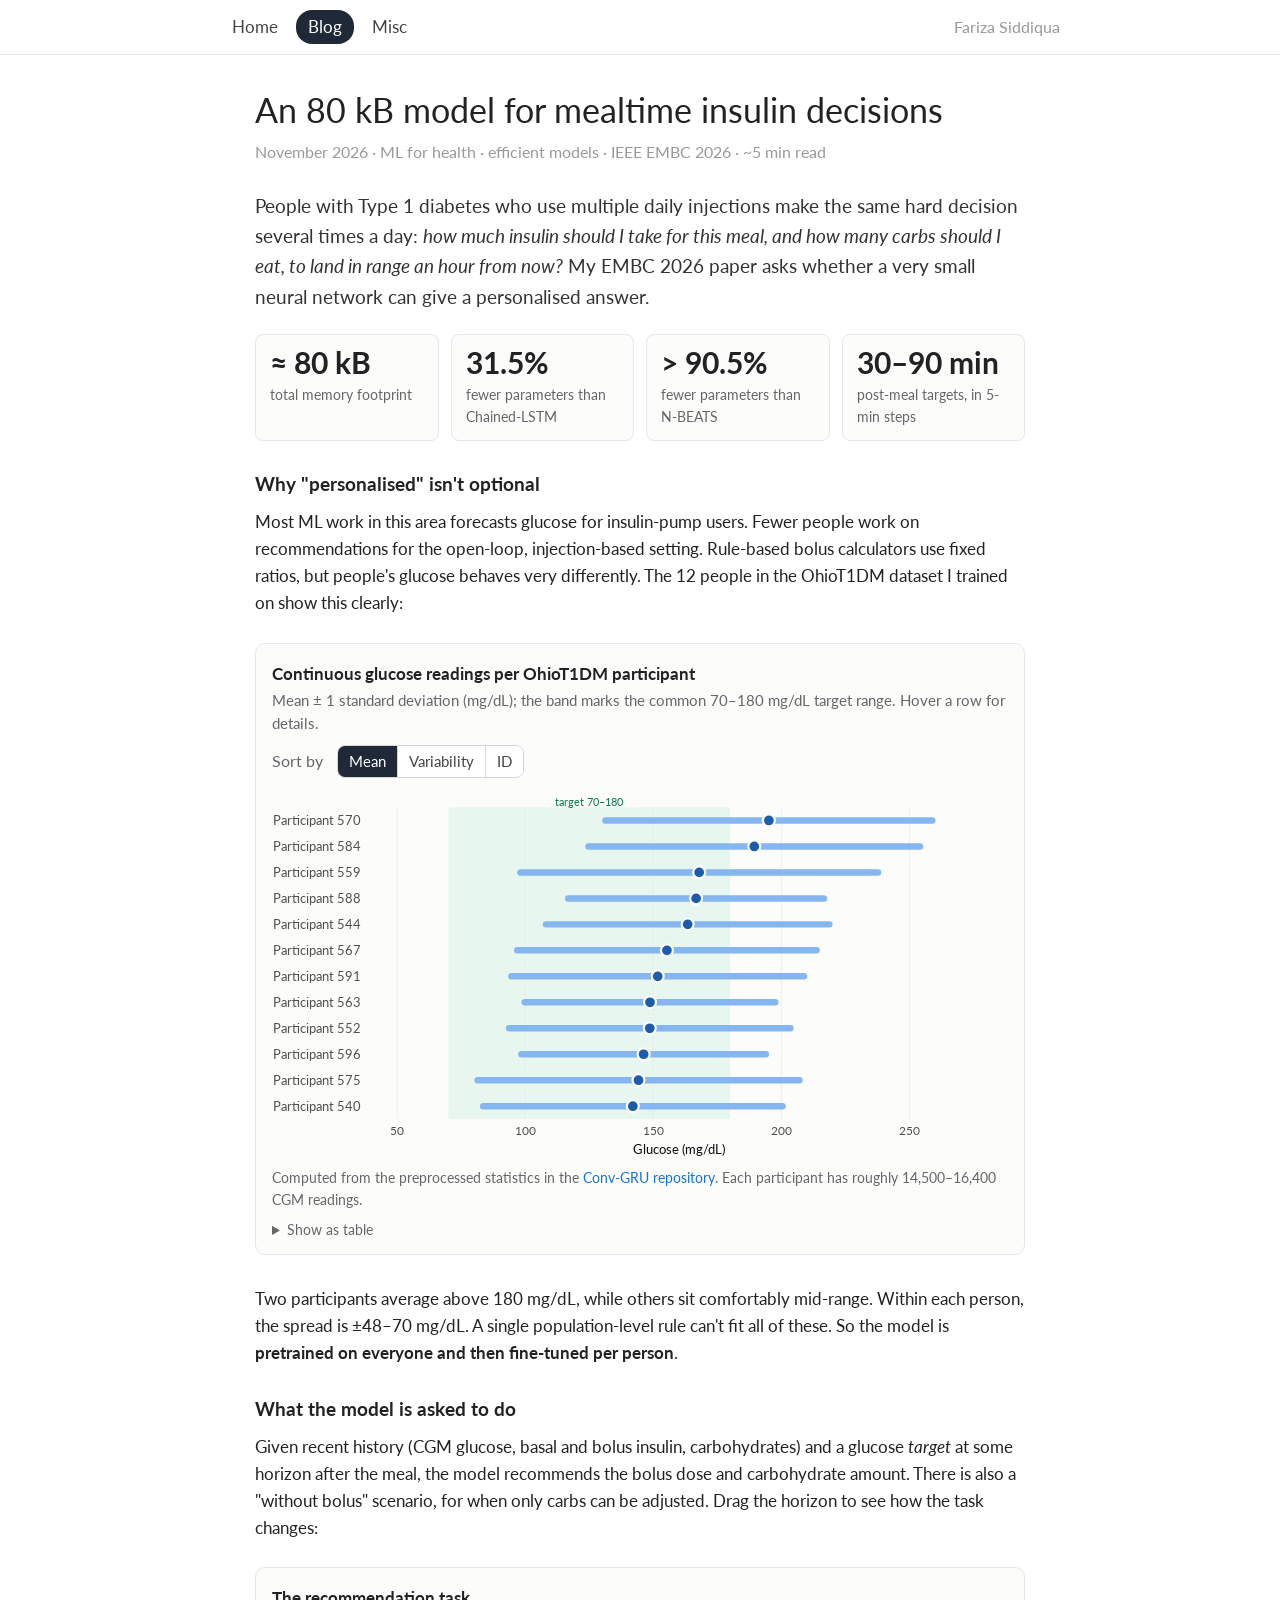
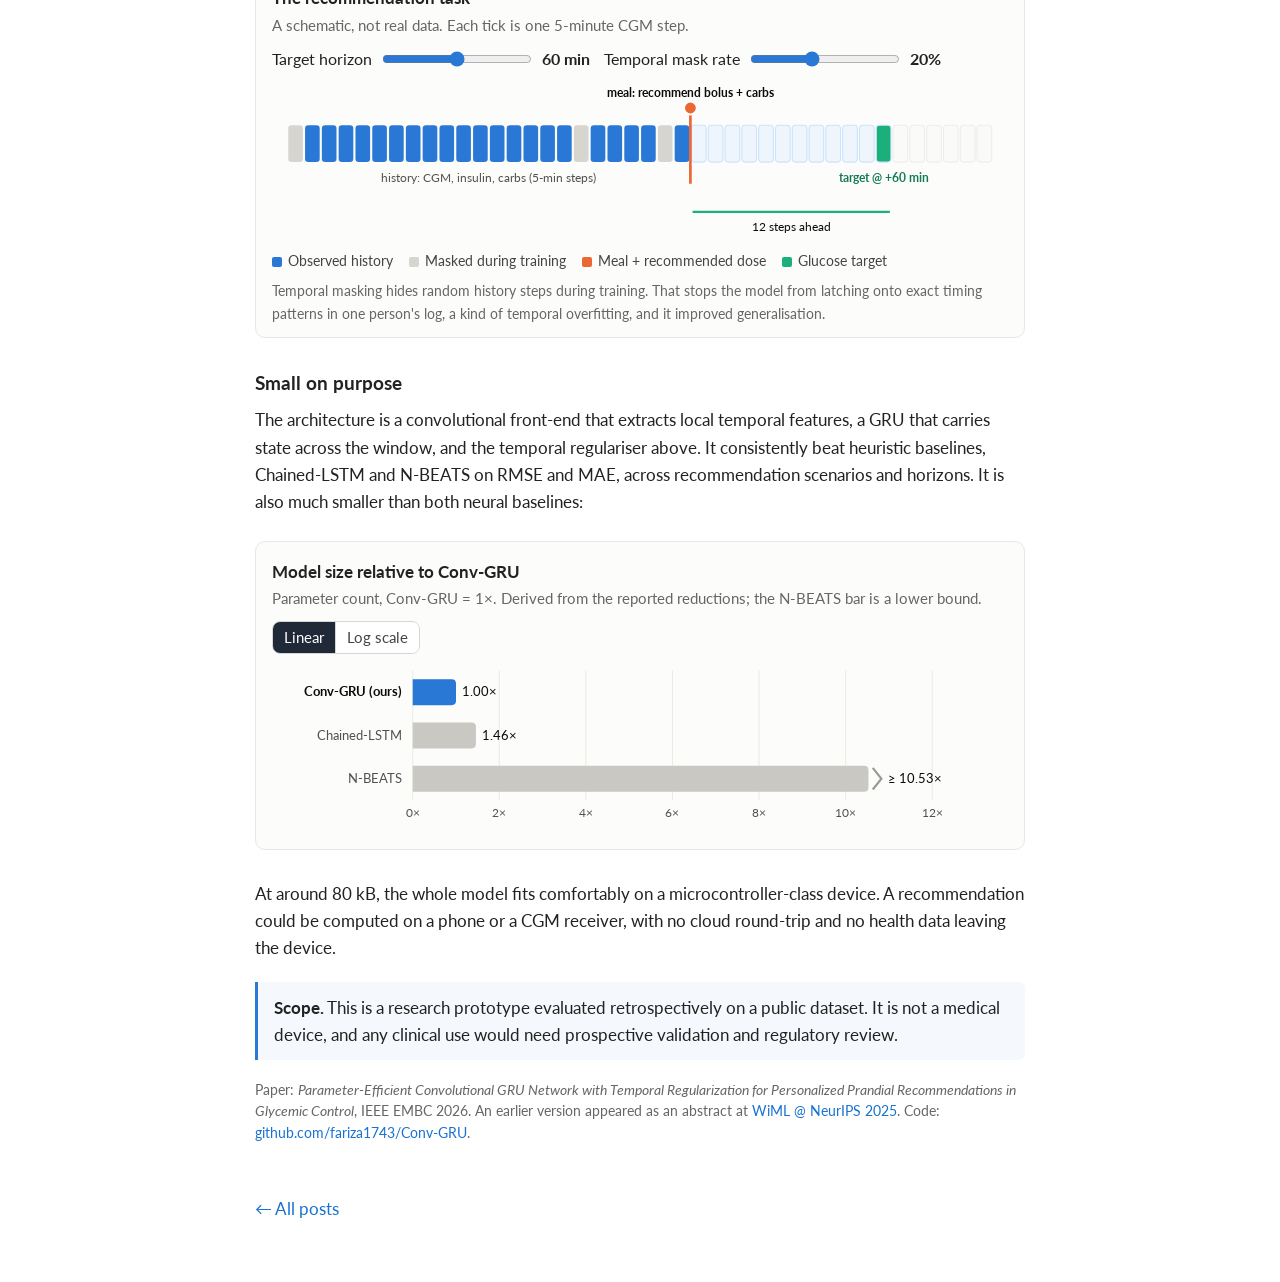
<file: blog/conv-gru.html>
<!DOCTYPE html>
<html lang="en">
<head>
<meta charset="utf-8">
<meta name="viewport" content="width=device-width, initial-scale=1">
<title>An 80 kB model for mealtime insulin decisions · Fariza Siddiqua</title>
<link href="https://fonts.googleapis.com/css2?family=Lato:ital,wght@0,400;0,700;1,400&display=swap" rel="stylesheet">
<link rel="stylesheet" href="../assets/style.css">
<script src="../assets/viz.js"></script>
</head>
<body>
<nav class="topnav"><div class="inner">
  <a href="../index.html">Home</a><a href="../blog.html" class="active">Blog</a><a href="../misc.html">Misc</a>
  <a class="brand" href="../index.html">Fariza Siddiqua</a>
</div></nav>
<main><article>
  <h1>An 80 kB model for mealtime insulin decisions</h1>
  <div class="meta">November 2026 · ML for health · efficient models · IEEE EMBC 2026 · ~5 min read</div>

  <p class="lede">People with Type 1 diabetes who use multiple daily injections make the same hard decision several times a day: <em>how much insulin should I take
  for this meal, and how many carbs should I eat, to land in range an hour from now?</em> My EMBC 2026 paper asks whether a very small neural network can
  give a personalised answer.</p>

  <div class="kpis">
    <div class="kpi"><div class="v">≈ 80 kB</div><div class="l">total memory footprint</div></div>
    <div class="kpi"><div class="v">31.5%</div><div class="l">fewer parameters than Chained-LSTM</div></div>
    <div class="kpi"><div class="v">&gt; 90.5%</div><div class="l">fewer parameters than N-BEATS</div></div>
    <div class="kpi"><div class="v">30–90 min</div><div class="l">post-meal targets, in 5-min steps</div></div>
  </div>

  <h3>Why "personalised" isn't optional</h3>
  <p>Most ML work in this area forecasts glucose for insulin-pump users. Fewer people work on recommendations for the open-loop, injection-based setting.
  Rule-based bolus calculators use fixed ratios, but people's glucose behaves very differently. The 12 people in the OhioT1DM dataset I trained on show this clearly:</p>

  <figure>
    <div class="fig-title">Continuous glucose readings per OhioT1DM participant</div>
    <div class="fig-sub">Mean ± 1 standard deviation (mg/dL); the band marks the common 70–180 mg/dL target range. Hover a row for details.</div>
    <div class="controls"><span class="muted">Sort by</span><span class="seg" id="sortSeg"></span></div>
    <div class="chart" id="bgl"></div>
    <figcaption>Computed from the preprocessed statistics in the <a href="https://github.com/fariza1743/Conv-GRU">Conv-GRU repository</a>. Each participant has roughly 14,500–16,400 CGM readings.</figcaption>
    <details class="table-view"><summary>Show as table</summary><div id="bglTable"></div></details>
  </figure>

  <p>Two participants average above 180 mg/dL, while others sit comfortably mid-range. Within each person, the spread is ±48–70 mg/dL.
  A single population-level rule can't fit all of these. So the model is <strong>pretrained on everyone and then fine-tuned per person</strong>.</p>

  <h3>What the model is asked to do</h3>
  <p>Given recent history (CGM glucose, basal and bolus insulin, carbohydrates) and a glucose <em>target</em> at some horizon after the meal, the model recommends the
  bolus dose and carbohydrate amount. There is also a "without bolus" scenario, for when only carbs can be adjusted. Drag the horizon to see how the task changes:</p>

  <figure>
    <div class="fig-title">The recommendation task</div>
    <div class="fig-sub">A schematic, not real data. Each tick is one 5-minute CGM step.</div>
    <div class="controls">
      <label class="slider">Target horizon <input type="range" id="hz" min="30" max="90" step="5" value="60"><output id="hzO"></output></label>
      <label class="slider">Temporal mask rate <input type="range" id="mk" min="0" max="0.5" step="0.05" value="0.2"><output id="mkO"></output></label>
    </div>
    <div class="chart" id="task"></div>
    <div class="legend"><span><i style="background:#2a78d6"></i>Observed history</span><span><i style="background:#d6d5cf"></i>Masked during training</span><span><i style="background:#eb6834"></i>Meal + recommended dose</span><span><i style="background:#1baf7a"></i>Glucose target</span></div>
    <figcaption>Temporal masking hides random history steps during training. That stops the model from latching onto exact timing patterns in one person's
      log, a kind of temporal overfitting, and it improved generalisation.</figcaption>
  </figure>

  <h3>Small on purpose</h3>
  <p>The architecture is a convolutional front-end that extracts local temporal features, a GRU that carries state across the window, and the temporal
  regulariser above. It consistently beat heuristic baselines, Chained-LSTM and N-BEATS on RMSE and MAE, across recommendation scenarios and horizons.
  It is also much smaller than both neural baselines:</p>

  <figure>
    <div class="fig-title">Model size relative to Conv-GRU</div>
    <div class="fig-sub">Parameter count, Conv-GRU = 1×. Derived from the reported reductions; the N-BEATS bar is a lower bound.</div>
    <div class="controls"><span class="seg" id="scaleSeg"></span></div>
    <div class="chart" id="size"></div>
  </figure>

  <p>At around 80 kB, the whole model fits comfortably on a microcontroller-class device. A recommendation could be computed on a phone or a CGM receiver,
  with no cloud round-trip and no health data leaving the device.</p>

  <div class="callout"><strong>Scope.</strong> This is a research prototype evaluated retrospectively on a public dataset. It is not a medical device, and
    any clinical use would need prospective validation and regulatory review.</div>

  <p class="muted" style="font-size:13.5px">Paper: <em>Parameter-Efficient Convolutional GRU Network with Temporal Regularization for Personalized Prandial Recommendations in
    Glycemic Control</em>, IEEE EMBC 2026. An earlier version appeared as an abstract at <a href="https://openreview.net/forum?id=XVrjTMyLH8">WiML @ NeurIPS 2025</a>.
    Code: <a href="https://github.com/fariza1743/Conv-GRU">github.com/fariza1743/Conv-GRU</a>.</p>

  <a class="back" href="../blog.html">&larr; All posts</a>
</article></main>

<script>
const $ = id => document.getElementById(id);
/* [id, readings, mean, sd, median, meals, boluses] */
const P = [["540",16181,142.0,58.4,130.1,100,521],["544",15812,163.4,55.3,159.0,197,264],["552",15025,148.6,54.9,134.0,97,426],["559",14964,167.9,69.8,161.0,179,186],["563",15793,148.7,48.9,143.0,153,424],["567",16411,155.3,58.4,150.0,32,366],["570",14493,195.1,63.8,198.0,169,1345],["575",15825,144.2,62.8,133.0,284,271],["584",16248,189.4,64.7,180.0,118,311],["588",15989,166.7,49.9,162.0,256,221],["591",15303,151.7,57.1,146.0,248,311],["596",16305,146.2,47.7,141.0,300,230]];
function drawBgl(mode) {
  const rows = [...P].sort(mode === 'mean' ? (a, b) => b[2] - a[2] : mode === 'sd' ? (a, b) => b[3] - a[3] : (a, b) => a[0] - b[0]);
  const W = 680, rowH = 24, m = { l: 92, r: 20, t: 18, b: 36 }, H = m.t + rows.length * rowH + m.b;
  const svg = svgRoot($('bgl'), W, H), x = scale(40, 280, m.l, W - m.r);
  el('rect', { x: x(70), y: m.t, width: x(180) - x(70), height: H - m.t - m.b, fill: '#e7f6ef' }, svg);
  txt(svg, x(125), m.t - 1, 'target 70–180', { 'text-anchor': 'middle', 'font-size': 10.5, fill: '#137a55' });
  niceTicks(40, 280, 6).forEach(t => { el('line', { x1: x(t), x2: x(t), y1: m.t, y2: H - m.b, stroke: '#ecebe7', 'stroke-opacity': .8 }, svg); txt(svg, x(t), H - m.b + 15, t, { 'text-anchor': 'middle', 'font-size': 11 }); });
  txt(svg, (m.l + W - m.r) / 2, H - 4, 'Glucose (mg/dL)', { 'text-anchor': 'middle', fill: '#0b0b0b' });
  rows.forEach((r, i) => {
    const cy = m.t + i * rowH + rowH / 2;
    txt(svg, m.l - 10, cy + 4, 'Participant ' + r[0], { 'text-anchor': 'end' });
    el('line', { x1: x(r[2] - r[3]), x2: x(r[2] + r[3]), y1: cy, y2: cy, stroke: '#86b6ef', 'stroke-width': 6, 'stroke-linecap': 'round' }, svg);
    el('circle', { cx: x(r[2]), cy, r: 5.5, fill: '#1c5cab', stroke: '#fcfcfb', 'stroke-width': 2 }, svg);
    const hit = el('rect', { x: 0, y: cy - rowH / 2, width: W, height: rowH, fill: 'transparent' }, svg);
    hover(hit, () => `<b>Participant ${r[0]}</b><br>Mean ${r[2]} ± ${r[3]} mg/dL<br>Median ${r[4]} mg/dL<br>${r[1].toLocaleString()} CGM readings`);
  });
  $('bglTable').innerHTML = '<table><tr><th>Participant</th><th>Mean</th><th>SD</th><th>Median</th><th>Readings</th></tr>' +
    rows.map(r => `<tr><td>${r[0]}</td><td>${r[2]}</td><td>${r[3]}</td><td>${r[4]}</td><td>${r[1].toLocaleString()}</td></tr>`).join('') + '</table>';
}
seg($('sortSeg'), [['mean', 'Mean'], ['sd', 'Variability'], ['id', 'ID']], 'mean', drawBgl);
drawBgl('mean');

/* task schematic */
let seed = 7; const rnd = () => (seed = (seed * 16807) % 2147483647) / 2147483647;
function drawTask() {
  const hz = +$('hz').value, mk = +$('mk').value;
  $('hzO').textContent = hz + ' min'; $('mkO').textContent = Math.round(mk * 100) + '%';
  const hist = 24, fut = 18, N = hist + fut, W = 680, H = 150, m = { l: 14, r: 14 };
  const svg = svgRoot($('task'), W, H), cw = (W - m.l - m.r) / N;
  seed = 7;
  for (let i = 0; i < hist; i++) {
    const masked = rnd() < mk, X = m.l + i * cw;
    el('rect', { x: X + 1, y: 40, width: cw - 2, height: 34, rx: 3, fill: masked ? '#d6d5cf' : '#2a78d6' }, svg);
  }
  const steps = hz / 5;
  for (let i = 0; i < fut; i++) {
    const X = m.l + (hist + i) * cw, isT = i === steps - 1;
    el('rect', { x: X + 1, y: 40, width: cw - 2, height: 34, rx: 3, fill: isT ? '#1baf7a' : (i < steps ? '#eef5fd' : '#fafaf8'), stroke: i < steps ? '#cde2fb' : '#eeede9' }, svg);
  }
  const x0 = m.l + hist * cw;
  el('line', { x1: x0, x2: x0, y1: 24, y2: 94, stroke: '#eb6834', 'stroke-width': 2.5 }, svg);
  el('circle', { cx: x0, cy: 24, r: 6, fill: '#eb6834', stroke: '#fff', 'stroke-width': 2 }, svg);
  txt(svg, x0, 14, 'meal: recommend bolus + carbs', { 'text-anchor': 'middle', 'font-size': 11.5, fill: '#0b0b0b', 'font-weight': 700 });
  const xt = m.l + (hist + steps - 0.5) * cw;
  txt(svg, xt, 92, `target @ +${hz} min`, { 'text-anchor': 'middle', 'font-size': 11.5, fill: '#137a55', 'font-weight': 700 });
  txt(svg, m.l + hist * cw / 2, 92, 'history: CGM, insulin, carbs (5-min steps)', { 'text-anchor': 'middle', 'font-size': 11.5 });
  el('path', { d: `M${x0 + 2},120 H${m.l + (hist + steps) * cw - 2}`, stroke: '#1baf7a', 'stroke-width': 2 }, svg);
  txt(svg, (x0 + m.l + (hist + steps) * cw) / 2, 138, `${steps} steps ahead`, { 'text-anchor': 'middle', 'font-size': 11.5, fill: '#0b0b0b' });
}
['hz', 'mk'].forEach(k => $(k).addEventListener('input', drawTask));
drawTask();

/* size chart */
const SIZE = [['Conv-GRU (ours)', 1, false], ['Chained-LSTM', 1 / (1 - 0.315), false], ['N-BEATS', 1 / (1 - 0.905), true]];
function drawSize(mode) {
  const W = 680, rowH = 40, m = { l: 130, r: 70, t: 6, b: 34 }, H = m.t + SIZE.length * rowH + m.b;
  const svg = svgRoot($('size'), W, H);
  const lg = mode === 'log', max = 12;
  const x = lg ? (v => m.l + Math.log10(v) / Math.log10(max) * (W - m.l - m.r)) : scale(0, max, m.l, W - m.r);
  const ticks = lg ? [1, 2, 5, 10] : [0, 2, 4, 6, 8, 10, 12];
  ticks.forEach(t => { el('line', { x1: x(t), x2: x(t), y1: m.t, y2: H - m.b, stroke: '#ecebe7' }, svg); txt(svg, x(t), H - m.b + 15, t + '×', { 'text-anchor': 'middle', 'font-size': 11 }); });
  const base = lg ? x(1) : x(0);
  SIZE.forEach(([n, v, lb], i) => {
    const y = m.t + i * rowH + 8, h = rowH - 16, me = i === 0;
    txt(svg, m.l - 10, y + h / 2 + 4, n, { 'text-anchor': 'end', fill: me ? '#0b0b0b' : '#52514e', 'font-weight': me ? 700 : 400 });
    const xe = Math.max(x(v), base + 6);
    el('path', { d: `M${base},${y}H${xe - 4}Q${xe},${y} ${xe},${y + 4}V${y + h - 4}Q${xe},${y + h} ${xe - 4},${y + h}H${base}Z`, fill: me ? '#2a78d6' : '#c9c8c2' }, svg);
    if (lb) el('path', { d: `M${xe + 4},${y + 2} l8,${h / 2 - 2} l-8,${h / 2 - 2}`, fill: 'none', stroke: '#9a9993', 'stroke-width': 2 }, svg);
    txt(svg, xe + (lb ? 18 : 6), y + h / 2 + 4, (lb ? '≥ ' : '') + v.toFixed(2) + '×', { fill: '#0b0b0b', 'font-size': 12 });
    const hit = el('rect', { x: 0, y: y - 8, width: W, height: rowH, fill: 'transparent' }, svg);
    hover(hit, () => `<b>${n}</b><br>${me ? 'reference size (≈ 80 kB total)' : (lb ? 'at least ' : '') + v.toFixed(2) + '× the parameters of Conv-GRU'}`);
  });
}
seg($('scaleSeg'), [['lin', 'Linear'], ['log', 'Log scale']], 'lin', drawSize);
drawSize('lin');
</script>
</body>
</html>
</file>
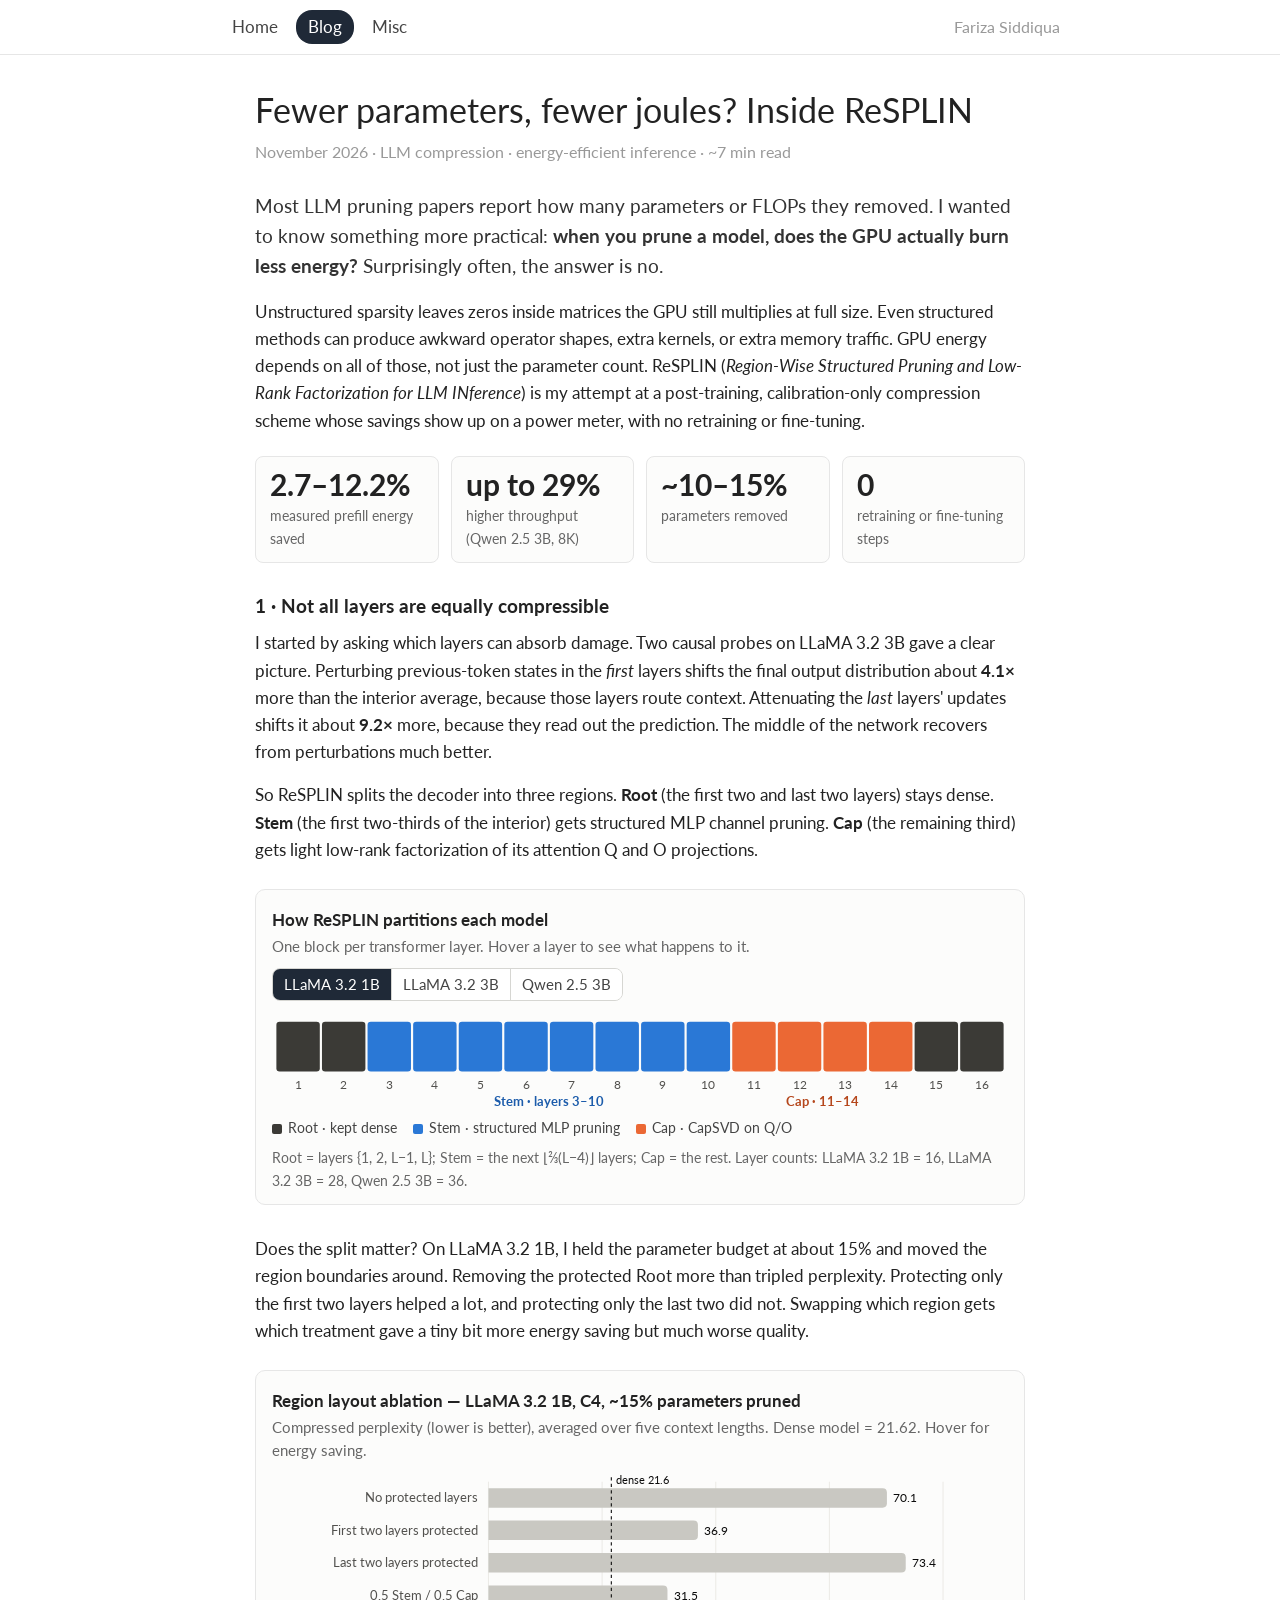
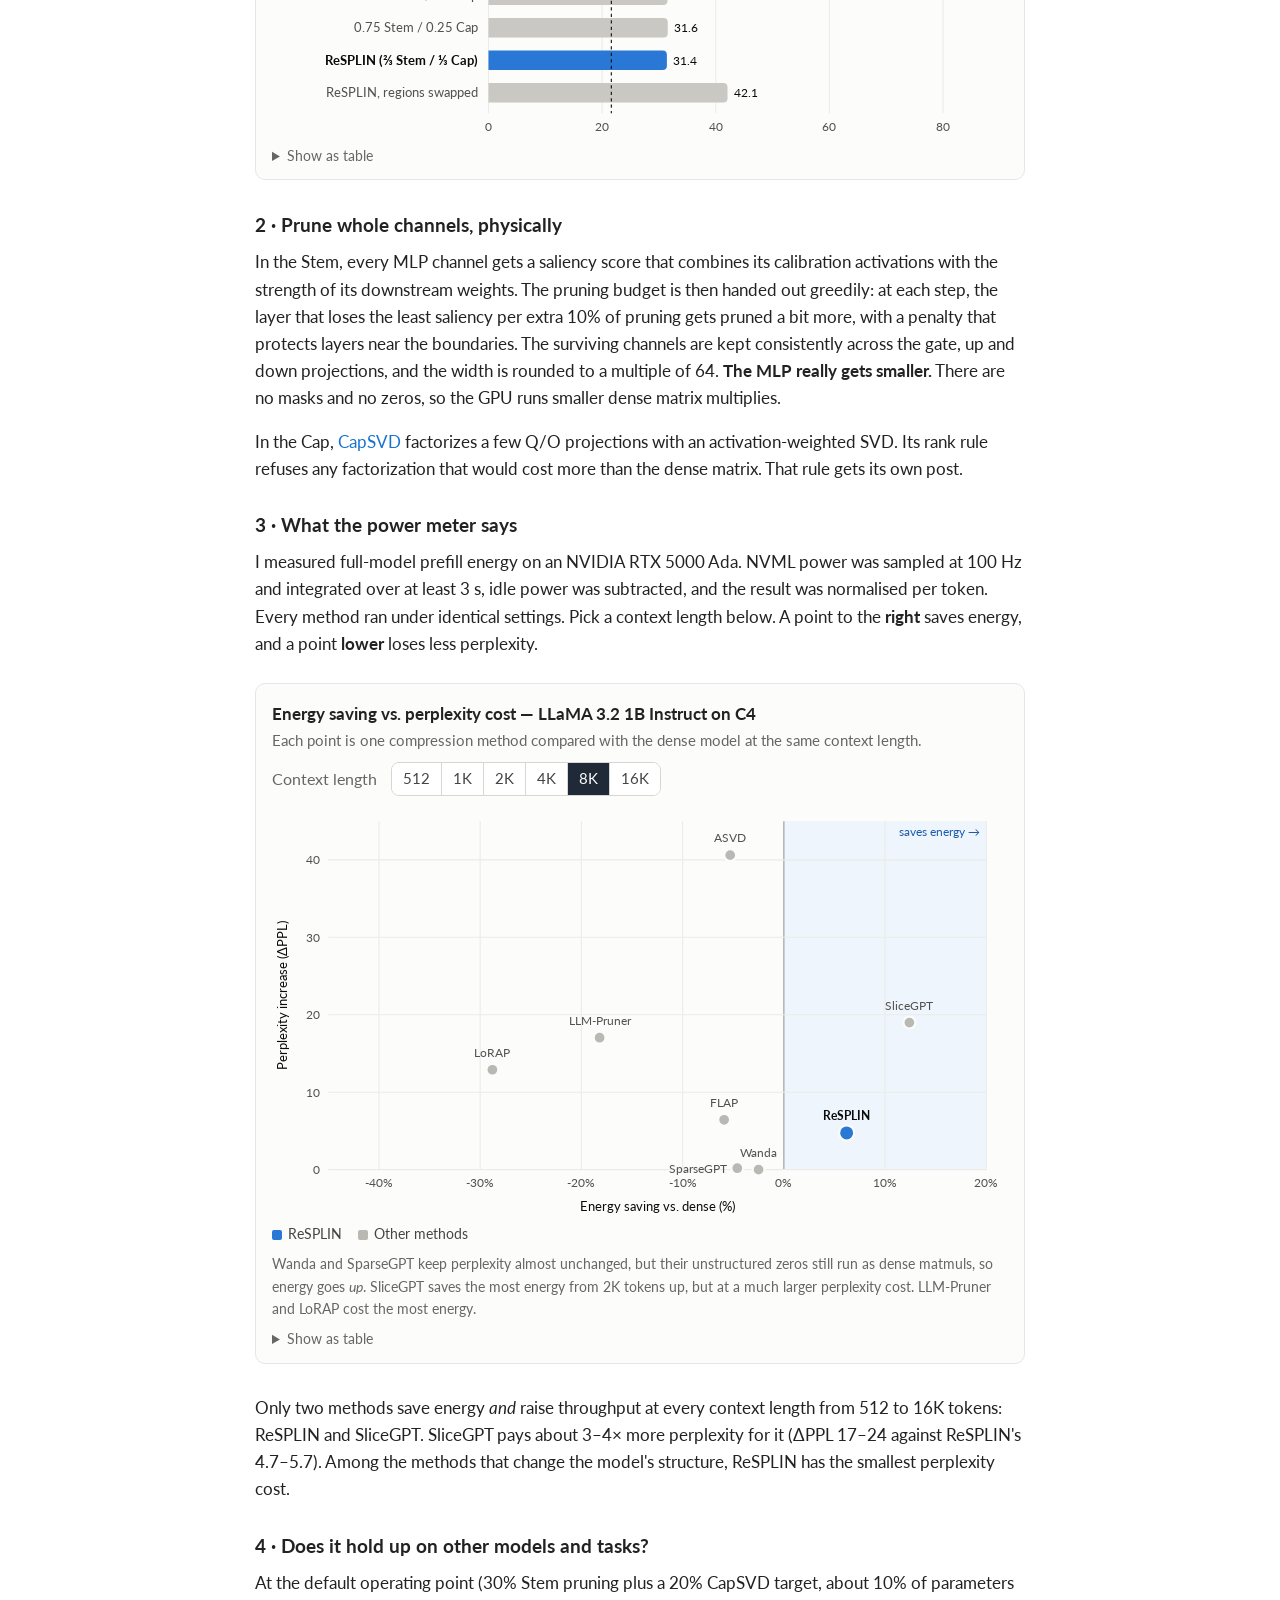
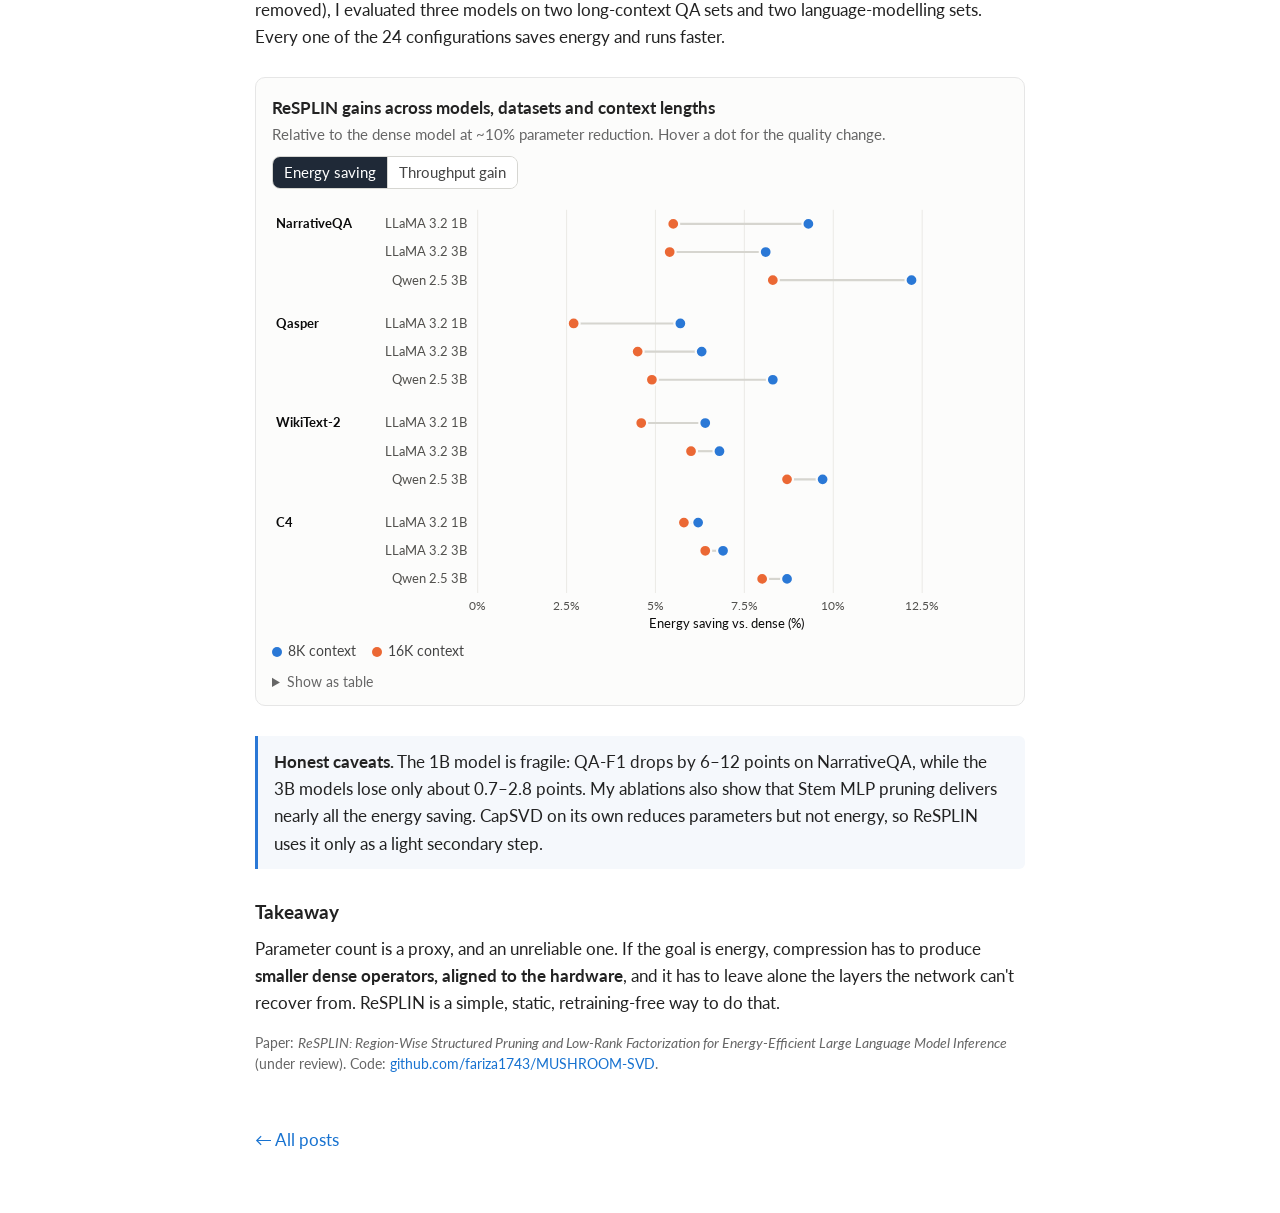
<file: blog/resplin.html>
<!DOCTYPE html>
<html lang="en">
<head>
<meta charset="utf-8">
<meta name="viewport" content="width=device-width, initial-scale=1">
<title>Fewer parameters, fewer joules? Inside ReSPLIN · Fariza Siddiqua</title>
<link href="https://fonts.googleapis.com/css2?family=Lato:ital,wght@0,400;0,700;1,400&display=swap" rel="stylesheet">
<link rel="stylesheet" href="../assets/style.css">
<script src="../assets/viz.js"></script>
</head>
<body>
<nav class="topnav"><div class="inner">
  <a href="../index.html">Home</a><a href="../blog.html" class="active">Blog</a><a href="../misc.html">Misc</a>
  <a class="brand" href="../index.html">Fariza Siddiqua</a>
</div></nav>
<main><article>
  <h1>Fewer parameters, fewer joules? Inside ReSPLIN</h1>
  <div class="meta">November 2026 · LLM compression · energy-efficient inference · ~7 min read</div>

  <p class="lede">Most LLM pruning papers report how many parameters or FLOPs they removed. I wanted to know something
  more practical: <strong>when you prune a model, does the GPU actually burn less energy?</strong> Surprisingly often, the answer is no.</p>

  <p>Unstructured sparsity leaves zeros inside matrices the GPU still multiplies at full size. Even structured methods can
  produce awkward operator shapes, extra kernels, or extra memory traffic. GPU energy depends on all of those, not just the parameter
  count. ReSPLIN (<em>Region-Wise Structured Pruning and Low-Rank Factorization for LLM INference</em>) is my attempt at a
  post-training, calibration-only compression scheme whose savings show up on a power meter, with no retraining or fine-tuning.</p>

  <div class="kpis">
    <div class="kpi"><div class="v">2.7–12.2%</div><div class="l">measured prefill energy saved</div></div>
    <div class="kpi"><div class="v">up to 29%</div><div class="l">higher throughput (Qwen 2.5 3B, 8K)</div></div>
    <div class="kpi"><div class="v">~10–15%</div><div class="l">parameters removed</div></div>
    <div class="kpi"><div class="v">0</div><div class="l">retraining or fine-tuning steps</div></div>
  </div>

  <h3>1 · Not all layers are equally compressible</h3>
  <p>I started by asking which layers can absorb damage. Two causal probes on LLaMA 3.2 3B gave a clear picture. Perturbing
  previous-token states in the <em>first</em> layers shifts the final output distribution about <strong>4.1×</strong> more than the interior average,
  because those layers route context. Attenuating the <em>last</em> layers' updates shifts it about <strong>9.2×</strong> more, because they read out the prediction.
  The middle of the network recovers from perturbations much better.</p>
  <p>So ReSPLIN splits the decoder into three regions. <strong>Root</strong> (the first two and last two layers) stays dense.
  <strong>Stem</strong> (the first two-thirds of the interior) gets structured MLP channel pruning. <strong>Cap</strong> (the remaining third) gets light low-rank factorization of its attention Q and O projections.</p>

  <figure>
    <div class="fig-title">How ReSPLIN partitions each model</div>
    <div class="fig-sub">One block per transformer layer. Hover a layer to see what happens to it.</div>
    <div class="controls"><span class="seg" id="mSeg"></span></div>
    <div class="chart" id="layers"></div>
    <div class="legend"><span><i style="background:#3b3a36"></i>Root · kept dense</span><span><i style="background:#2a78d6"></i>Stem · structured MLP pruning</span><span><i style="background:#eb6834"></i>Cap · CapSVD on Q/O</span></div>
    <figcaption>Root = layers {1, 2, L−1, L}; Stem = the next ⌊⅔(L−4)⌋ layers; Cap = the rest. Layer counts: LLaMA 3.2 1B = 16, LLaMA 3.2 3B = 28, Qwen 2.5 3B = 36.</figcaption>
  </figure>

  <p>Does the split matter? On LLaMA 3.2 1B, I held the parameter budget at about 15% and moved the region boundaries around.
  Removing the protected Root more than tripled perplexity. Protecting only the first two layers helped a lot, and protecting only the last two did not.
  Swapping which region gets which treatment gave a tiny bit more energy saving but much worse quality.</p>

  <figure>
    <div class="fig-title">Region layout ablation &mdash; LLaMA 3.2 1B, C4, ~15% parameters pruned</div>
    <div class="fig-sub">Compressed perplexity (lower is better), averaged over five context lengths. Dense model = 21.62. Hover for energy saving.</div>
    <div class="chart" id="ablation"></div>
    <details class="table-view"><summary>Show as table</summary><div id="ablationTable"></div></details>
  </figure>

  <h3>2 · Prune whole channels, physically</h3>
  <p>In the Stem, every MLP channel gets a saliency score that combines its calibration activations with the strength of its downstream weights.
  The pruning budget is then handed out greedily: at each step, the layer that loses the least saliency per extra 10% of pruning gets pruned a bit more,
  with a penalty that protects layers near the boundaries. The surviving channels are kept consistently across the gate, up and down projections,
  and the width is rounded to a multiple of 64. <strong>The MLP really gets smaller.</strong> There are no masks and no zeros, so the GPU runs
  smaller dense matrix multiplies.</p>
  <p>In the Cap, <a href="capsvd-rank.html">CapSVD</a> factorizes a few Q/O projections with an activation-weighted SVD. Its rank rule
  refuses any factorization that would cost more than the dense matrix. That rule gets its own post.</p>

  <h3>3 · What the power meter says</h3>
  <p>I measured full-model prefill energy on an NVIDIA RTX 5000 Ada. NVML power was sampled at 100 Hz and integrated over at least 3 s, idle power was subtracted,
  and the result was normalised per token. Every method ran under identical settings. Pick a context length below.
  A point to the <strong>right</strong> saves energy, and a point <strong>lower</strong> loses less perplexity.</p>

  <figure>
    <div class="fig-title">Energy saving vs. perplexity cost &mdash; LLaMA 3.2 1B Instruct on C4</div>
    <div class="fig-sub">Each point is one compression method compared with the dense model at the same context length.</div>
    <div class="controls"><span class="muted">Context length</span><span class="seg" id="ctxSeg"></span></div>
    <div class="chart" id="scatter"></div>
    <div class="legend"><span><i style="background:#2a78d6"></i>ReSPLIN</span><span><i style="background:#b9b8b3"></i>Other methods</span></div>
    <figcaption>Wanda and SparseGPT keep perplexity almost unchanged, but their unstructured zeros still run as dense matmuls, so energy goes <em>up</em>.
      SliceGPT saves the most energy from 2K tokens up, but at a much larger perplexity cost. LLM-Pruner and LoRAP cost the most energy.</figcaption>
    <details class="table-view"><summary>Show as table</summary><div id="scatterTable"></div></details>
  </figure>

  <p>Only two methods save energy <em>and</em> raise throughput at every context length from 512 to 16K tokens: ReSPLIN and SliceGPT.
  SliceGPT pays about 3–4× more perplexity for it (ΔPPL 17–24 against ReSPLIN's 4.7–5.7). Among the methods that change the model's
  structure, ReSPLIN has the smallest perplexity cost.</p>

  <h3>4 · Does it hold up on other models and tasks?</h3>
  <p>At the default operating point (30% Stem pruning plus a 20% CapSVD target, about 10% of parameters removed), I evaluated three models on two long-context QA
  sets and two language-modelling sets. Every one of the 24 configurations saves energy and runs faster.</p>

  <figure>
    <div class="fig-title">ReSPLIN gains across models, datasets and context lengths</div>
    <div class="fig-sub">Relative to the dense model at ~10% parameter reduction. Hover a dot for the quality change.</div>
    <div class="controls"><span class="seg" id="metSeg"></span></div>
    <div class="chart" id="dots"></div>
    <div class="legend"><span><i style="background:#2a78d6;border-radius:50%"></i>8K context</span><span><i style="background:#eb6834;border-radius:50%"></i>16K context</span></div>
    <details class="table-view"><summary>Show as table</summary><div id="dotsTable"></div></details>
  </figure>

  <div class="callout"><strong>Honest caveats.</strong> The 1B model is fragile: QA-F1 drops by 6–12 points on NarrativeQA, while the 3B models
  lose only about 0.7–2.8 points. My ablations also show that Stem MLP pruning delivers nearly all the energy saving. CapSVD on its own reduces parameters
  but not energy, so ReSPLIN uses it only as a light secondary step.</div>

  <h3>Takeaway</h3>
  <p>Parameter count is a proxy, and an unreliable one. If the goal is energy, compression has to produce <strong>smaller dense operators, aligned
  to the hardware</strong>, and it has to leave alone the layers the network can't recover from. ReSPLIN is a simple, static, retraining-free way to do that.</p>

  <p class="muted" style="font-size:13.5px">Paper: <em>ReSPLIN: Region-Wise Structured Pruning and Low-Rank Factorization for Energy-Efficient Large Language Model Inference</em> (under review).
    Code: <a href="https://github.com/fariza1743/MUSHROOM-SVD">github.com/fariza1743/MUSHROOM-SVD</a>.</p>

  <a class="back" href="../blog.html">&larr; All posts</a>
</article></main>

<script>
/* ---------- Figure: layer map ---------- */
const MODELS = { '1b': ['LLaMA 3.2 1B', 16], '3b': ['LLaMA 3.2 3B', 28], 'qwen': ['Qwen 2.5 3B', 36] };
const REG = {
  root: ['#3b3a36', 'Root', 'Kept dense. Context-routing (first) and read-out (last) layers are the least able to recover.'],
  stem: ['#2a78d6', 'Stem', 'Saliency-guided structured MLP channel pruning. Gate/up/down physically shrink.'],
  cap:  ['#eb6834', 'Cap',  'CapSVD: activation-weighted low-rank factorization of selected Q and O projections.']
};
function drawLayers(key) {
  const [name, L] = MODELS[key];
  const nStem = Math.floor(2 / 3 * (L - 4));
  const W = 680, H = 92, x0 = 4, gap = 2, bw = (W - x0 * 2 - gap * (L - 1)) / L;
  const svg = svgRoot(document.getElementById('layers'), W, H);
  for (let i = 1; i <= L; i++) {
    const r = (i <= 2 || i >= L - 1) ? 'root' : (i <= 2 + nStem ? 'stem' : 'cap');
    const x = x0 + (i - 1) * (bw + gap);
    const rect = el('rect', { x, y: 10, width: bw, height: 46, rx: 3, fill: REG[r][0] }, svg);
    const hit = el('rect', { x: x - gap / 2, y: 0, width: bw + gap, height: 70, fill: 'transparent' }, svg);
    hover(hit, () => `<b>Layer ${i}</b> · ${REG[r][1]}<br>${REG[r][2]}`);
    hit.addEventListener('mouseenter', () => rect.setAttribute('opacity', .75));
    hit.addEventListener('mouseleave', () => rect.setAttribute('opacity', 1));
    if (i === 1 || i === L || i === 3 || i === 3 + nStem || L <= 16)
      txt(svg, x + bw / 2, 72, i, { 'text-anchor': 'middle', 'font-size': 11 });
  }
  const mid = (a, b) => x0 + ((a + b) / 2 - 1) * (bw + gap) + bw / 2;
  txt(svg, mid(3, 2 + nStem), 88, `Stem · layers 3–${2 + nStem}`, { 'text-anchor': 'middle', fill: '#1c5cab', 'font-weight': 700 });
  txt(svg, mid(3 + nStem, L - 2), 88, `Cap · ${3 + nStem}–${L - 2}`, { 'text-anchor': 'middle', fill: '#b5461b', 'font-weight': 700 });
}
seg(document.getElementById('mSeg'), Object.entries(MODELS).map(([k, v]) => [k, v[0]]), '1b', drawLayers);
drawLayers('1b');

/* ---------- Figure: ablation (Table I) ---------- */
const ABL = [
  ['No protected layers', 70.12, 9.95], ['First two layers protected', 36.86, 10.74], ['Last two layers protected', 73.43, 10.74],
  ['0.5 Stem / 0.5 Cap', 31.50, 11.32], ['0.75 Stem / 0.25 Cap', 31.55, 12.07], ['ReSPLIN (⅔ Stem / ⅓ Cap)', 31.40, 12.23], ['ReSPLIN, regions swapped', 42.07, 12.31]
];
(function () {
  const W = 680, rowH = 30, top = 8, left = 200, right = 60, H = top + ABL.length * rowH + 26;
  const svg = svgRoot(document.getElementById('ablation'), W, H);
  const x = scale(0, 80, left, W - right);
  niceTicks(0, 80, 4).forEach(t => { el('line', { x1: x(t), x2: x(t), y1: top, y2: H - 22, stroke: '#ecebe7' }, svg); txt(svg, x(t), H - 6, t, { 'text-anchor': 'middle', 'font-size': 11 }); });
  ABL.forEach(([name, ppl, e], i) => {
    const y = top + i * rowH + 6, h = rowH - 12, best = name.startsWith('ReSPLIN (');
    txt(svg, left - 10, y + h / 2 + 4, name, { 'text-anchor': 'end', fill: best ? '#0b0b0b' : '#52514e', 'font-weight': best ? 700 : 400 });
    const p = el('path', { d: `M${x(0)},${y}H${x(ppl) - 4}Q${x(ppl)},${y} ${x(ppl)},${y + 4}V${y + h - 4}Q${x(ppl)},${y + h} ${x(ppl) - 4},${y + h}H${x(0)}Z`, fill: best ? '#2a78d6' : '#c9c8c2' }, svg);
    txt(svg, x(ppl) + 6, y + h / 2 + 4, ppl.toFixed(1), { fill: '#0b0b0b', 'font-size': 11.5 });
    const hit = el('rect', { x: 0, y: y - 6, width: W, height: rowH, fill: 'transparent' }, svg);
    hover(hit, () => `<b>${name}</b><br>Compressed PPL: ${ppl}<br>Energy saving: ${e}%`);
  });
  el('line', { x1: x(21.62), x2: x(21.62), y1: top - 4, y2: H - 22, stroke: '#0b0b0b', 'stroke-dasharray': '3 3' }, svg);
  txt(svg, x(21.62) + 4, top + 2, 'dense 21.6', { 'font-size': 10.5, fill: '#0b0b0b' });
  document.getElementById('ablationTable').innerHTML = '<table><tr><th>Layout</th><th>Compressed PPL</th><th>Energy saving</th></tr>' +
    ABL.map(r => `<tr><td>${r[0]}</td><td>${r[1]}</td><td>${r[2]}%</td></tr>`).join('') + '</table>';
})();

/* ---------- Figure: method scatter (Table IV) ---------- */
const CTX = [512, 1024, 2048, 4096, 8192, 16384];
const METH = { // [dPPL[], energy saving %[], throughput %[]]
  'LLM-Pruner': [[12.64,13.80,14.49,15.75,17.04,17.56], [-22.2,-22.2,-19.8,-20.2,-18.2,-14.0], [-17.5,-17.2,-13.9,-14.4,-14.1,-12.7]],
  'FLAP':       [[7.76,7.39,6.77,6.52,6.44,6.35], [-7.4,-6.3,-6.2,-6.7,-5.9,-2.9], [-5.6,-4.8,-3.1,-4.6,-4.3,-4.2]],
  'ASVD':       [[41.81,40.81,40.06,39.26,40.61,42.99], [-8.46,-7.64,-6.26,-6.74,-5.30,-3.99], [-5.15,-5.47,-3.8,-4.57,-4.30,-4.15]],
  'LoRAP':      [[9.84,9.88,10.68,11.52,12.90,13.72], [-40.22,-34.96,-30.55,-32.50,-28.79,-22.12], [-24.62,-23.78,-19.61,-19.49,-18.62,-17.92]],
  'Wanda':      [[0,0,0,0,0,0], [-7.3,-4.3,-3.6,-2.7,-2.5,-3.1], [-3.7,-3.2,-1.8,-1.6,-1.4,-2.2]],
  'SparseGPT':  [[0.26,0.21,0.19,0.19,0.19,0.17], [-8.1,-3.7,-4.4,-5.9,-4.6,-2.7], [-3.6,-1.9,-2.0,-3.5,-3.1,-3.9]],
  'SliceGPT':   [[24.17,19.05,17.70,17.84,18.99,18.97], [0.3,6.1,15.8,13.9,12.4,8.6], [0.3,7.6,23.8,22.6,20.2,13.5]],
  'ReSPLIN':    [[5.71,5.41,5.00,4.83,4.74,4.67], [9.6,8.7,7.2,6.8,6.2,5.8], [9.27,10.04,8.75,7.81,6.93,6.12]]
};
function drawScatter(ci) {
  const W = 680, H = 380, m = { l: 52, r: 20, t: 14, b: 44 };
  const svg = svgRoot(document.getElementById('scatter'), W, H);
  const x = scale(-45, 20, m.l, W - m.r), y = scale(0, 45, H - m.b, m.t);
  el('rect', { x: x(0), y: m.t, width: x(20) - x(0), height: H - m.b - m.t, fill: '#eef5fd' }, svg);
  txt(svg, x(20) - 6, m.t + 14, 'saves energy →', { 'text-anchor': 'end', 'font-size': 11, fill: '#1c5cab' });
  niceTicks(-45, 20, 7).forEach(t => { el('line', { x1: x(t), x2: x(t), y1: m.t, y2: H - m.b, stroke: t === 0 ? '#9a9993' : '#ecebe7' }, svg); txt(svg, x(t), H - m.b + 16, t + '%', { 'text-anchor': 'middle', 'font-size': 11 }); });
  niceTicks(0, 45, 5).forEach(t => { el('line', { x1: m.l, x2: W - m.r, y1: y(t), y2: y(t), stroke: '#ecebe7' }, svg); txt(svg, m.l - 8, y(t) + 4, t, { 'text-anchor': 'end', 'font-size': 11 }); });
  txt(svg, (m.l + W - m.r) / 2, H - 6, 'Energy saving vs. dense (%)', { 'text-anchor': 'middle', fill: '#0b0b0b' });
  txt(svg, 14, (m.t + H - m.b) / 2, 'Perplexity increase (ΔPPL)', { 'text-anchor': 'middle', fill: '#0b0b0b', transform: `rotate(-90 14 ${(m.t + H - m.b) / 2})` });
  const nudge = { 'Wanda': [0, -12], 'SparseGPT': [-36, 4], 'FLAP': [0, -12], 'LoRAP': [0, -12] };
  Object.entries(METH).forEach(([name, [d, e, tp]]) => {
    const me = name === 'ReSPLIN', cx = x(e[ci]), cy = y(d[ci]);
    el('circle', { cx, cy, r: me ? 7 : 5.5, fill: me ? '#2a78d6' : '#b9b8b3', stroke: '#fcfcfb', 'stroke-width': 2 }, svg);
    const [dx, dy] = nudge[name] || [0, -12];
    txt(svg, cx + dx, cy + dy, name, { 'text-anchor': 'middle', 'font-size': 11.5, fill: me ? '#0b0b0b' : '#52514e', 'font-weight': me ? 700 : 400 });
    const hit = el('circle', { cx, cy, r: 14, fill: 'transparent' }, svg);
    hover(hit, () => `<b>${name}</b> · ${CTX[ci].toLocaleString()} tokens<br>Energy saving: ${e[ci]}%<br>Throughput: ${tp[ci] > 0 ? '+' : ''}${tp[ci]}%<br>ΔPPL: ${d[ci]}`);
  });
  document.getElementById('scatterTable').innerHTML = `<table><tr><th>Method (${CTX[ci]} tokens)</th><th>ΔPPL</th><th>Energy saving</th><th>Throughput</th></tr>` +
    Object.entries(METH).map(([n, [d, e, t]]) => `<tr><td>${n}</td><td>${d[ci]}</td><td>${e[ci]}%</td><td>${t[ci]}%</td></tr>`).join('') + '</table>';
}
seg(document.getElementById('ctxSeg'), CTX.map((c, i) => [i, c >= 1024 ? (c / 1024) + 'K' : c]), 4, drawScatter);
drawScatter(4);

/* ---------- Figure: dots across models (Tables II & III) ---------- */
// [dataset, model, metricName, [8K: dq, energy, thr], [16K: dq, energy, thr]]
const ROWS = [
  ['NarrativeQA','LLaMA 3.2 1B','ΔF1',[-11.53,9.3,9.55],[-12.07,5.5,5.56]],
  ['NarrativeQA','LLaMA 3.2 3B','ΔF1',[-1.81,8.1,7.6],[-2.30,5.4,4.8]],
  ['NarrativeQA','Qwen 2.5 3B','ΔF1',[-2.61,12.2,29.0],[-2.37,8.3,8.1]],
  ['Qasper','LLaMA 3.2 1B','ΔF1',[-5.83,5.7,5.9],[-5.75,2.7,5.7]],
  ['Qasper','LLaMA 3.2 3B','ΔF1',[-0.66,6.3,6.0],[-1.45,4.5,4.0]],
  ['Qasper','Qwen 2.5 3B','ΔF1',[-2.78,8.3,9.2],[-2.48,4.9,6.7]],
  ['WikiText-2','LLaMA 3.2 1B','ΔPPL',[3.99,6.4,7.2],[4.02,4.6,4.8]],
  ['WikiText-2','LLaMA 3.2 3B','ΔPPL',[2.28,6.8,7.7],[2.34,6.0,6.2]],
  ['WikiText-2','Qwen 2.5 3B','ΔPPL',[1.06,9.7,11.2],[1.04,8.7,9.4]],
  ['C4','LLaMA 3.2 1B','ΔPPL',[4.74,6.2,6.93],[4.67,5.8,6.12]],
  ['C4','LLaMA 3.2 3B','ΔPPL',[4.17,6.9,7.5],[3.96,6.4,6.3]],
  ['C4','Qwen 2.5 3B','ΔPPL',[1.79,8.7,10.1],[1.71,8.0,8.7]]
];
function drawDots(mi) { // 1 = energy, 2 = throughput
  const W = 680, rowH = 26, gapG = 14, m = { l: 190, r: 30, t: 10, b: 38 };
  const H = m.t + ROWS.length * rowH + 3 * gapG + m.b;
  const svg = svgRoot(document.getElementById('dots'), W, H);
  const max = mi === 1 ? 14 : 30, x = scale(0, max, m.l, W - m.r);
  niceTicks(0, max, 6).forEach(t => { el('line', { x1: x(t), x2: x(t), y1: m.t, y2: H - m.b, stroke: '#ecebe7' }, svg); txt(svg, x(t), H - m.b + 16, t + '%', { 'text-anchor': 'middle', 'font-size': 11 }); });
  txt(svg, (m.l + W - m.r) / 2, H - 6, mi === 1 ? 'Energy saving vs. dense (%)' : 'Throughput improvement vs. dense (%)', { 'text-anchor': 'middle', fill: '#0b0b0b' });
  let y = m.t, last = '';
  ROWS.forEach(r => {
    if (r[0] !== last) { if (last) y += gapG; txt(svg, 4, y + rowH / 2 + 4, r[0], { 'font-weight': 700, fill: '#0b0b0b' }); last = r[0]; }
    const cy = y + rowH / 2;
    txt(svg, m.l - 10, cy + 4, r[1], { 'text-anchor': 'end' });
    const a = r[3][mi], b = r[4][mi];
    el('line', { x1: x(Math.min(a, b)), x2: x(Math.max(a, b)), y1: cy, y2: cy, stroke: '#d6d5cf', 'stroke-width': 2 }, svg);
    [[a, '#2a78d6', '8K', r[3]], [b, '#eb6834', '16K', r[4]]].forEach(([v, c, lab, arr]) => {
      el('circle', { cx: x(v), cy, r: 5.5, fill: c, stroke: '#fcfcfb', 'stroke-width': 2 }, svg);
      const hit = el('circle', { cx: x(v), cy, r: 12, fill: 'transparent' }, svg);
      hover(hit, () => `<b>${r[1]} · ${r[0]} · ${lab}</b><br>Energy saving: ${arr[1]}%<br>Throughput: +${arr[2]}%<br>${r[2]}: ${arr[0] > 0 ? '+' : ''}${arr[0]}`);
    });
    if (r[0] === 'NarrativeQA' && r[1] === 'Qwen 2.5 3B' && mi === 2) txt(svg, x(a) - 10, cy + 4, '29.0%', { 'text-anchor': 'end', 'font-size': 11, fill: '#0b0b0b', 'font-weight': 700 });
    y += rowH;
  });
  document.getElementById('dotsTable').innerHTML = '<table><tr><th>Dataset · Model</th><th>Energy 8K</th><th>Energy 16K</th><th>Thru 8K</th><th>Thru 16K</th><th>Quality 8K</th><th>Quality 16K</th></tr>' +
    ROWS.map(r => `<tr><td>${r[0]} · ${r[1]}</td><td>${r[3][1]}%</td><td>${r[4][1]}%</td><td>${r[3][2]}%</td><td>${r[4][2]}%</td><td>${r[2]} ${r[3][0]}</td><td>${r[2]} ${r[4][0]}</td></tr>`).join('') + '</table>';
}
seg(document.getElementById('metSeg'), [[1, 'Energy saving'], [2, 'Throughput gain']], 1, drawDots);
drawDots(1);
</script>
</body>
</html>
</file>
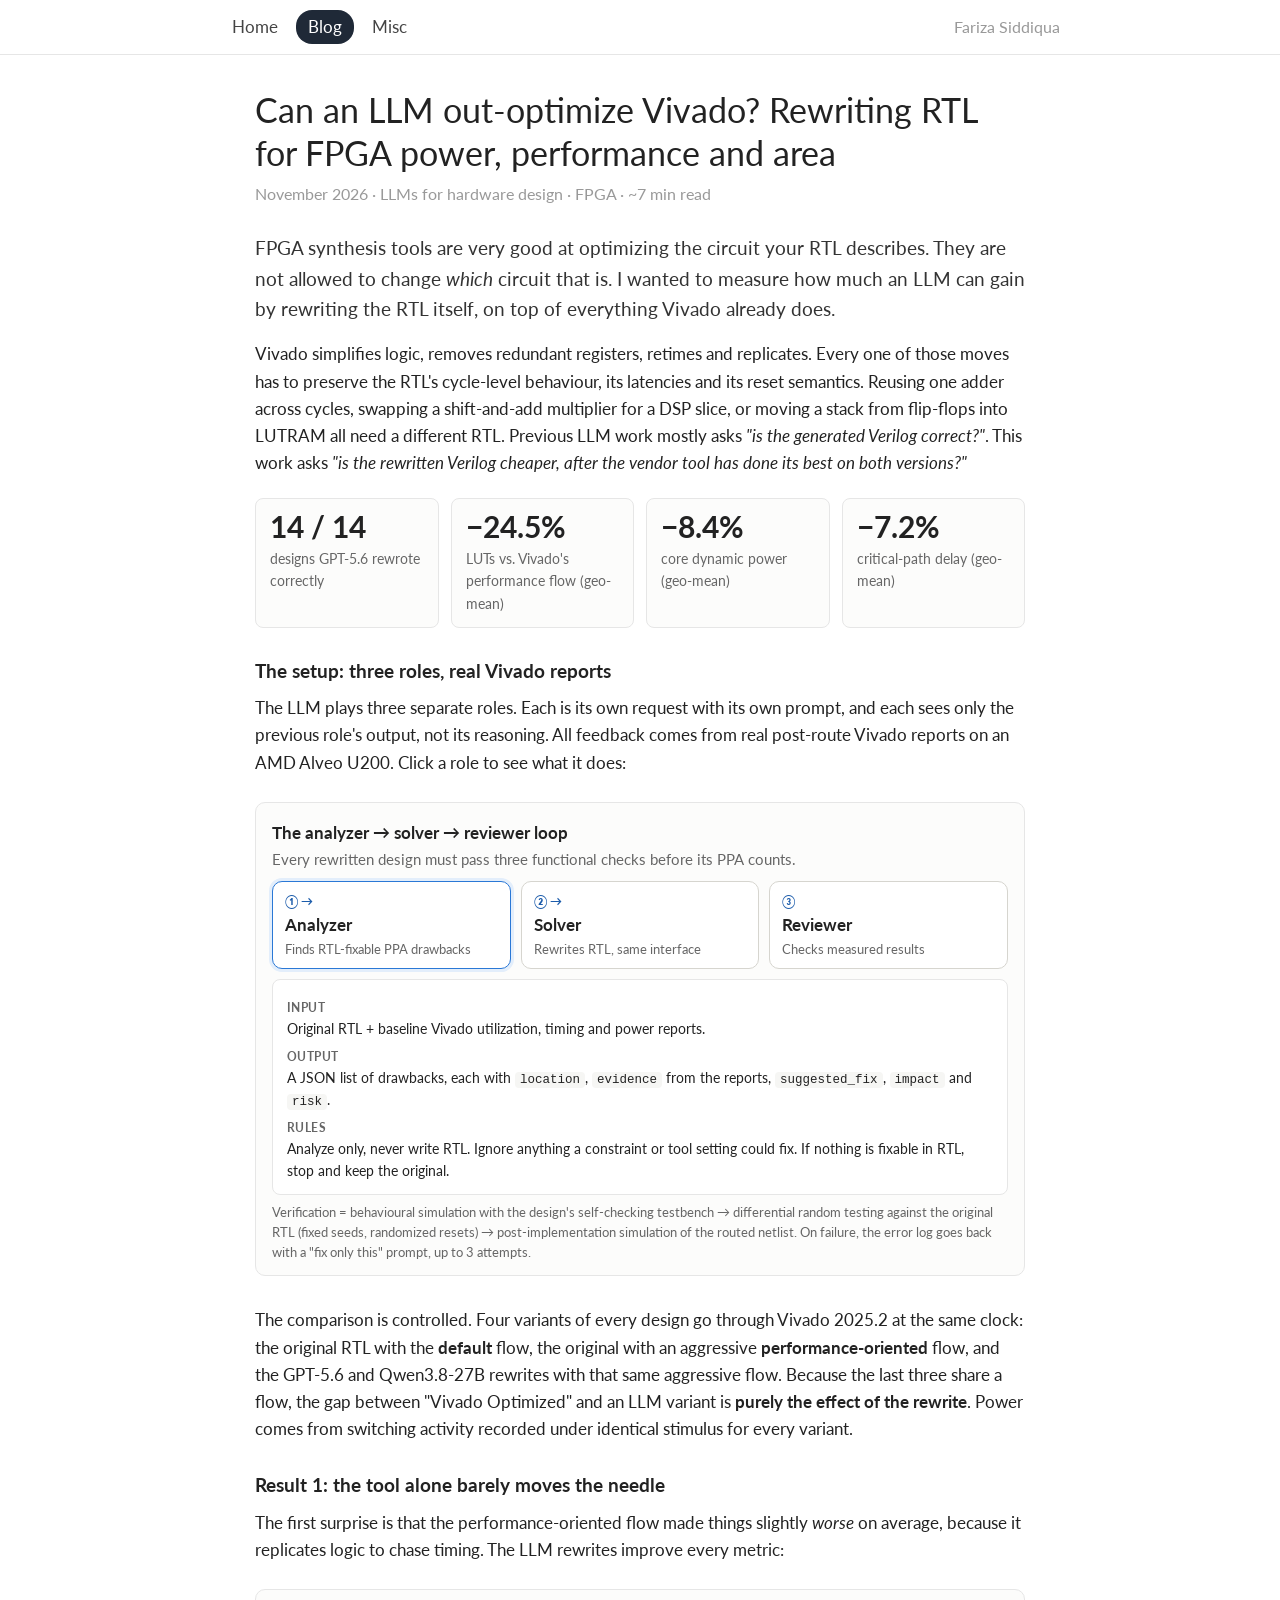
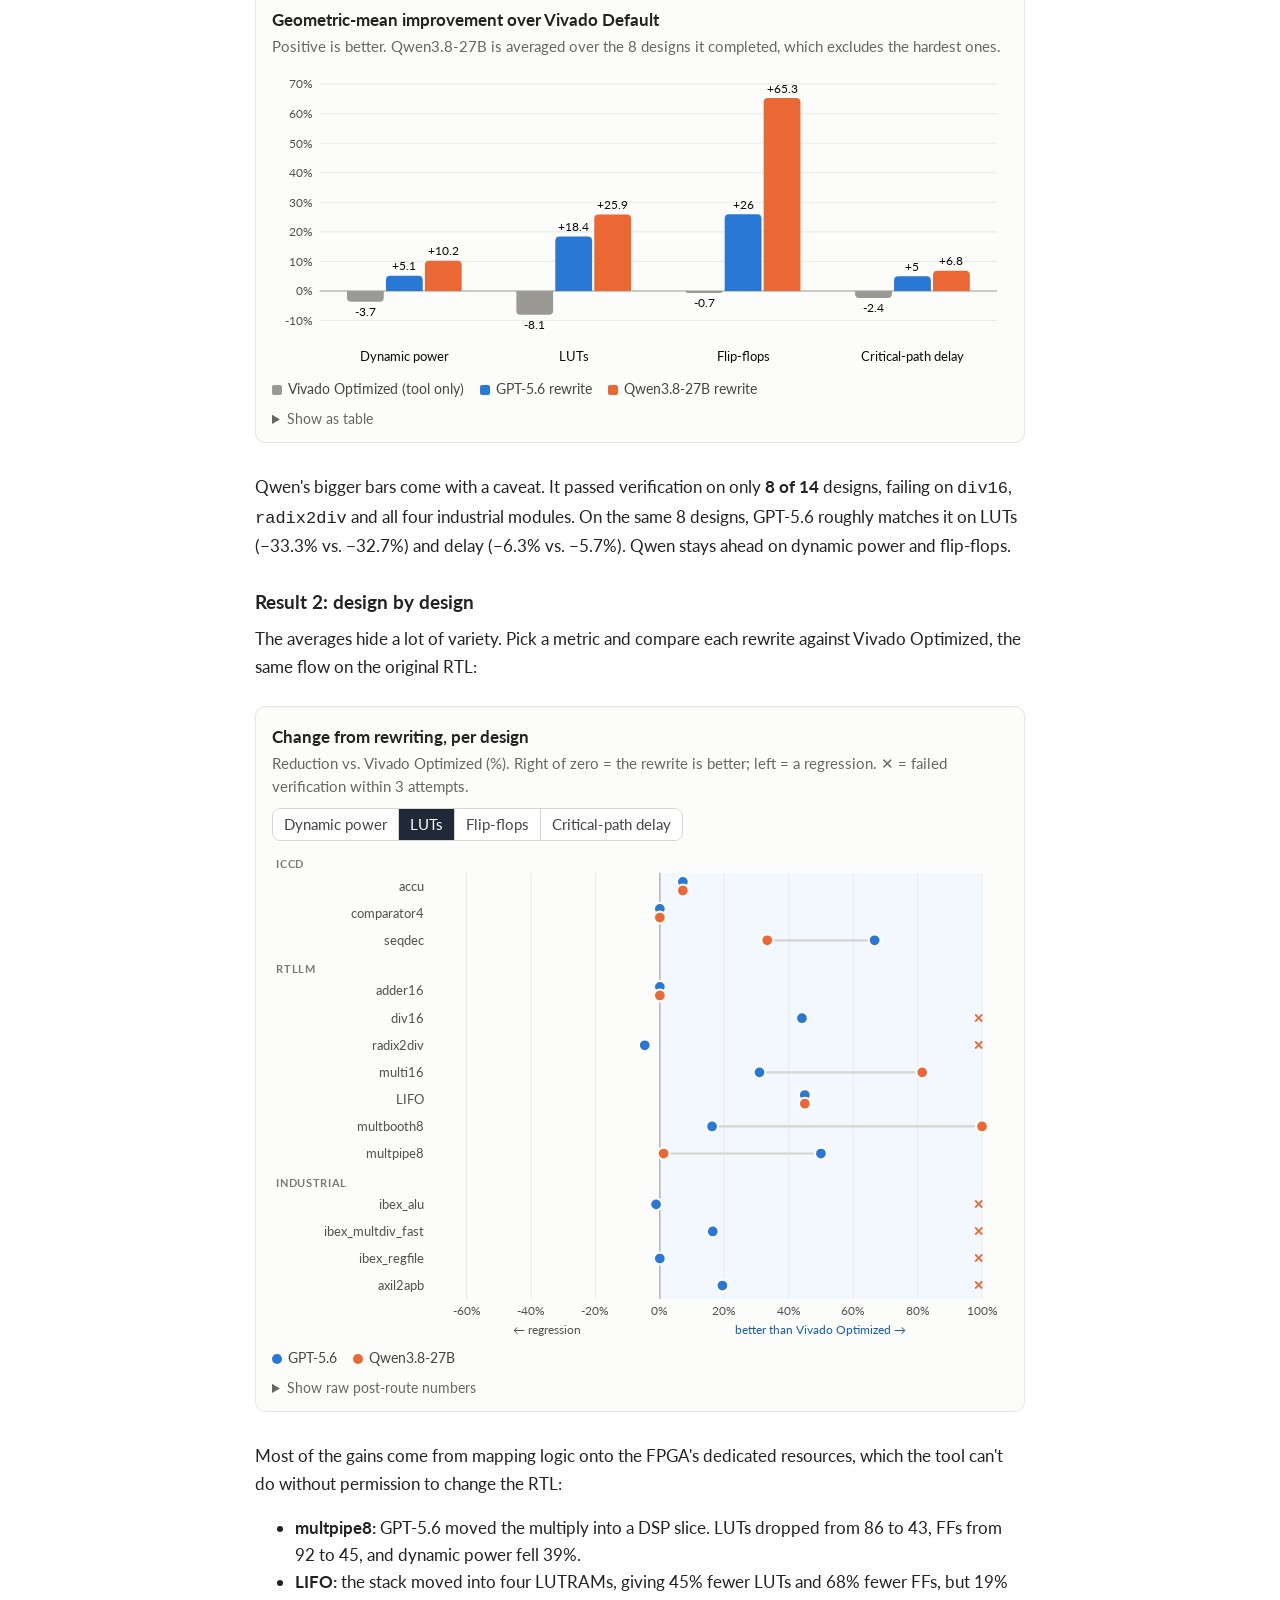
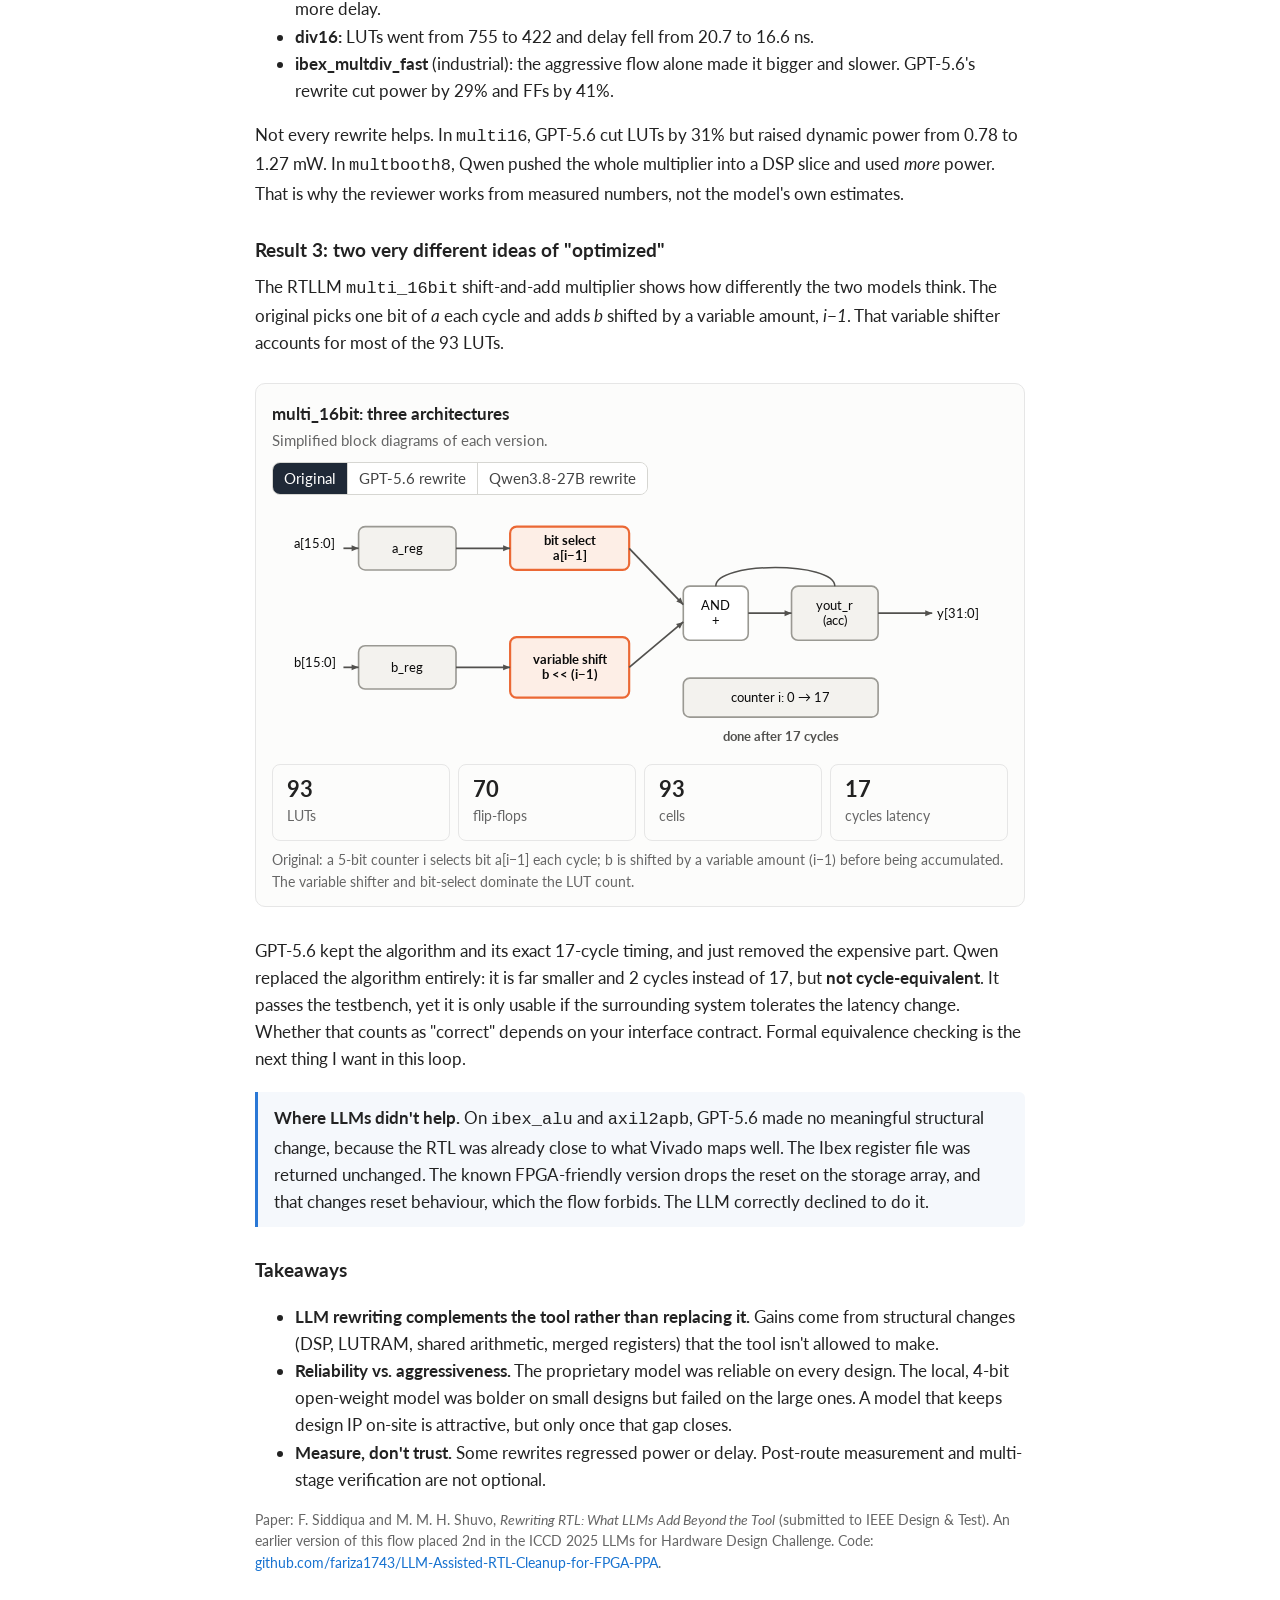
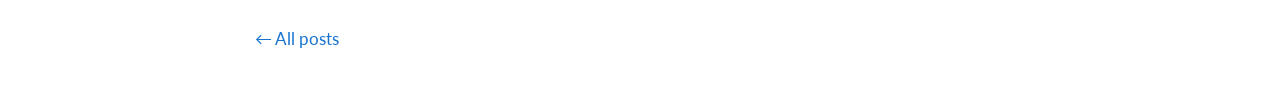
<file: blog/rtl-rewriting.html>
<!DOCTYPE html>
<html lang="en">
<head>
<meta charset="utf-8">
<meta name="viewport" content="width=device-width, initial-scale=1">
<title>Can an LLM out-optimize Vivado? Rewriting RTL for FPGA PPA · Fariza Siddiqua</title>
<link href="https://fonts.googleapis.com/css2?family=Lato:ital,wght@0,400;0,700;1,400&display=swap" rel="stylesheet">
<link rel="stylesheet" href="../assets/style.css">
<script src="../assets/viz.js"></script>
<style>
  .flow { display:grid; grid-template-columns:repeat(3,1fr); gap:10px; margin:6px 0 4px; }
  .role { border:1.5px solid #d6d5cf; border-radius:10px; padding:10px 12px; background:#fff; cursor:pointer; text-align:left; font:inherit; color:inherit; }
  .role:hover { border-color:#86b6ef; }
  .role.on { border-color:#2a78d6; box-shadow:0 0 0 3px #e3eefb; }
  .role .n { font-size:12px; color:#1c5cab; font-weight:700; }
  .role .h { font-weight:700; }
  .role .s { font-size:12.5px; color:var(--muted); line-height:1.4; margin-top:2px; }
  .role-detail { margin-top:10px; border-radius:8px; background:#fff; border:1px solid var(--line); padding:12px 14px; font-size:13.5px; }
  .role-detail .k { font-size:12px; font-weight:700; color:var(--muted); text-transform:uppercase; letter-spacing:.04em; margin:6px 0 2px; }
  .role-detail code { font-size:12.5px; background:#f6f6f4; padding:1px 5px; border-radius:4px; }
  .loopnote { font-size:12.5px; color:var(--muted); margin-top:8px; }
  .variant-stats { display:grid; grid-template-columns:repeat(4,1fr); gap:8px; margin-top:10px; }
  @media (max-width:640px) { .flow { grid-template-columns:1fr; } .variant-stats { grid-template-columns:repeat(2,1fr); } }
</style>
</head>
<body>
<nav class="topnav"><div class="inner">
  <a href="../index.html">Home</a><a href="../blog.html" class="active">Blog</a><a href="../misc.html">Misc</a>
  <a class="brand" href="../index.html">Fariza Siddiqua</a>
</div></nav>
<main><article>
  <h1>Can an LLM out-optimize Vivado? Rewriting RTL for FPGA power, performance and area</h1>
  <div class="meta">November 2026 · LLMs for hardware design · FPGA · ~7 min read</div>

  <p class="lede">FPGA synthesis tools are very good at optimizing the circuit your RTL describes. They are not allowed to change <em>which</em> circuit
  that is. I wanted to measure how much an LLM can gain by rewriting the RTL itself, on top of everything Vivado already does.</p>

  <p>Vivado simplifies logic, removes redundant registers, retimes and replicates. Every one of those moves has to preserve the RTL's
  cycle-level behaviour, its latencies and its reset semantics. Reusing one adder across cycles, swapping a shift-and-add multiplier for a DSP slice, or moving a stack from
  flip-flops into LUTRAM all need a different RTL. Previous LLM work mostly asks <em>"is the generated Verilog correct?"</em>. This work asks
  <em>"is the rewritten Verilog cheaper, after the vendor tool has done its best on both versions?"</em></p>

  <div class="kpis">
    <div class="kpi"><div class="v">14 / 14</div><div class="l">designs GPT-5.6 rewrote correctly</div></div>
    <div class="kpi"><div class="v">−24.5%</div><div class="l">LUTs vs. Vivado's performance flow (geo-mean)</div></div>
    <div class="kpi"><div class="v">−8.4%</div><div class="l">core dynamic power (geo-mean)</div></div>
    <div class="kpi"><div class="v">−7.2%</div><div class="l">critical-path delay (geo-mean)</div></div>
  </div>

  <h3>The setup: three roles, real Vivado reports</h3>
  <p>The LLM plays three separate roles. Each is its own request with its own prompt, and each sees only the previous role's output, not its reasoning.
  All feedback comes from real post-route Vivado reports on an AMD Alveo U200. Click a role to see what it does:</p>

  <figure>
    <div class="fig-title">The analyzer → solver → reviewer loop</div>
    <div class="fig-sub">Every rewritten design must pass three functional checks before its PPA counts.</div>
    <div class="flow" id="flow"></div>
    <div class="role-detail" id="roleDetail"></div>
    <div class="loopnote">Verification = behavioural simulation with the design's self-checking testbench → differential random testing against the original RTL
      (fixed seeds, randomized resets) → post-implementation simulation of the routed netlist. On failure, the error log goes back with a "fix only this" prompt, up to 3 attempts.</div>
  </figure>

  <p>The comparison is controlled. Four variants of every design go through Vivado 2025.2 at the same clock: the original RTL with the <strong>default</strong> flow,
  the original with an aggressive <strong>performance-oriented</strong> flow, and the GPT-5.6 and Qwen3.8-27B rewrites with that same aggressive flow.
  Because the last three share a flow, the gap between "Vivado Optimized" and an LLM variant is <strong>purely the effect of the rewrite</strong>.
  Power comes from switching activity recorded under identical stimulus for every variant.</p>

  <h3>Result 1: the tool alone barely moves the needle</h3>
  <p>The first surprise is that the performance-oriented flow made things slightly <em>worse</em> on average, because it replicates logic to chase timing.
  The LLM rewrites improve every metric:</p>

  <figure>
    <div class="fig-title">Geometric-mean improvement over Vivado Default</div>
    <div class="fig-sub">Positive is better. Qwen3.8-27B is averaged over the 8 designs it completed, which excludes the hardest ones.</div>
    <div class="chart" id="geo"></div>
    <div class="legend"><span><i style="background:#9a9993"></i>Vivado Optimized (tool only)</span><span><i style="background:#2a78d6"></i>GPT-5.6 rewrite</span><span><i style="background:#eb6834"></i>Qwen3.8-27B rewrite</span></div>
    <details class="table-view"><summary>Show as table</summary><div id="geoTable"></div></details>
  </figure>

  <p>Qwen's bigger bars come with a caveat. It passed verification on only <strong>8 of 14</strong> designs, failing on <code>div16</code>, <code>radix2div</code> and all
  four industrial modules. On the same 8 designs, GPT-5.6 roughly matches it on LUTs (−33.3% vs. −32.7%) and delay (−6.3% vs. −5.7%). Qwen stays ahead on
  dynamic power and flip-flops.</p>

  <h3>Result 2: design by design</h3>
  <p>The averages hide a lot of variety. Pick a metric and compare each rewrite against Vivado Optimized, the same flow on the original RTL:</p>

  <figure>
    <div class="fig-title">Change from rewriting, per design</div>
    <div class="fig-sub">Reduction vs. Vivado Optimized (%). Right of zero = the rewrite is better; left = a regression. ✕ = failed verification within 3 attempts.</div>
    <div class="controls"><span class="seg" id="metSeg"></span></div>
    <div class="chart" id="per"></div>
    <div class="legend"><span><i style="background:#2a78d6;border-radius:50%"></i>GPT-5.6</span><span><i style="background:#eb6834;border-radius:50%"></i>Qwen3.8-27B</span></div>
    <details class="table-view"><summary>Show raw post-route numbers</summary><div id="perTable"></div></details>
  </figure>

  <p>Most of the gains come from mapping logic onto the FPGA's dedicated resources, which the tool can't do without permission to change the RTL:</p>
  <ul>
    <li><strong>multpipe8:</strong> GPT-5.6 moved the multiply into a DSP slice. LUTs dropped from 86 to 43, FFs from 92 to 45, and dynamic power fell 39%.</li>
    <li><strong>LIFO:</strong> the stack moved into four LUTRAMs, giving 45% fewer LUTs and 68% fewer FFs, but 19% more delay.</li>
    <li><strong>div16:</strong> LUTs went from 755 to 422 and delay fell from 20.7 to 16.6 ns.</li>
    <li><strong>ibex_multdiv_fast</strong> (industrial): the aggressive flow alone made it bigger and slower. GPT-5.6's rewrite cut power by 29% and FFs by 41%.</li>
  </ul>
  <p>Not every rewrite helps. In <code>multi16</code>, GPT-5.6 cut LUTs by 31% but raised dynamic power from 0.78 to 1.27 mW. In <code>multbooth8</code>, Qwen pushed the whole
  multiplier into a DSP slice and used <em>more</em> power. That is why the reviewer works from measured numbers, not the model's own estimates.</p>

  <h3>Result 3: two very different ideas of "optimized"</h3>
  <p>The RTLLM <code>multi_16bit</code> shift-and-add multiplier shows how differently the two models think. The original picks one bit of <em>a</em> each cycle and
  adds <em>b</em> shifted by a variable amount, <em>i−1</em>. That variable shifter accounts for most of the 93 LUTs.</p>

  <figure>
    <div class="fig-title">multi_16bit: three architectures</div>
    <div class="fig-sub">Simplified block diagrams of each version.</div>
    <div class="controls"><span class="seg" id="varSeg"></span></div>
    <div class="chart" id="arch"></div>
    <div class="variant-stats" id="varStats"></div>
    <figcaption id="varNote"></figcaption>
  </figure>

  <p>GPT-5.6 kept the algorithm and its exact 17-cycle timing, and just removed the expensive part. Qwen replaced the algorithm entirely: it is far smaller
  and 2 cycles instead of 17, but <strong>not cycle-equivalent</strong>. It passes the testbench, yet it is only usable if the surrounding system tolerates the latency change.
  Whether that counts as "correct" depends on your interface contract. Formal equivalence checking is the next thing I want in this loop.</p>

  <div class="callout"><strong>Where LLMs didn't help.</strong> On <code>ibex_alu</code> and <code>axil2apb</code>, GPT-5.6 made no meaningful structural change, because the RTL was already
    close to what Vivado maps well. The Ibex register file was returned unchanged. The known FPGA-friendly version drops the reset on the storage array, and that changes reset
    behaviour, which the flow forbids. The LLM correctly declined to do it.</div>

  <h3>Takeaways</h3>
  <ul>
    <li><strong>LLM rewriting complements the tool rather than replacing it.</strong> Gains come from structural changes (DSP, LUTRAM, shared arithmetic, merged registers)
      that the tool isn't allowed to make.</li>
    <li><strong>Reliability vs. aggressiveness.</strong> The proprietary model was reliable on every design. The local, 4-bit open-weight model was bolder on small designs
      but failed on the large ones. A model that keeps design IP on-site is attractive, but only once that gap closes.</li>
    <li><strong>Measure, don't trust.</strong> Some rewrites regressed power or delay. Post-route measurement and multi-stage verification are not optional.</li>
  </ul>

  <p class="muted" style="font-size:13.5px">Paper: F. Siddiqua and M. M. H. Shuvo, <em>Rewriting RTL: What LLMs Add Beyond the Tool</em> (submitted to IEEE Design &amp; Test).
    An earlier version of this flow placed 2nd in the ICCD 2025 LLMs for Hardware Design Challenge.
    Code: <a href="https://github.com/fariza1743/LLM-Assisted-RTL-Cleanup-for-FPGA-PPA">github.com/fariza1743/LLM-Assisted-RTL-Cleanup-for-FPGA-PPA</a>.</p>

  <a class="back" href="../blog.html">&larr; All posts</a>
</article></main>

<script>
const $ = id => document.getElementById(id);

/* ---------- roles ---------- */
const ROLES = [
  ['①', 'Analyzer', 'Finds RTL-fixable PPA drawbacks', 'Original RTL + baseline Vivado utilization, timing and power reports.',
   'A JSON list of drawbacks, each with <code>location</code>, <code>evidence</code> from the reports, <code>suggested_fix</code>, <code>impact</code> and <code>risk</code>.',
   'Analyze only, never write RTL. Ignore anything a constraint or tool setting could fix. If nothing is fixable in RTL, stop and keep the original.'],
  ['②', 'Solver', 'Rewrites RTL, same interface', 'Original RTL + the analyzer\'s drawback list.',
   'Complete rewritten RTL + a JSON changelog marking each drawback fixed / partially fixed / skipped, with its trade-off.',
   'Highest-impact fixes first, exact functionality and module interface preserved. Then 3-stage verification with up to 3 error-fix attempts.'],
  ['③', 'Reviewer', 'Checks measured results', 'Both RTLs + a measured post-route PPA comparison (Vivado Optimized vs. Solver).',
   'A JSON review + improved RTL, or <code>NO_CHANGE</code>.',
   'Verifies each fix actually helped, hunts for regressions and new opportunities. Any new RTL goes through the same verification loop.']
];
function showRole(i) {
  [...$('flow').children].forEach((c, j) => c.classList.toggle('on', i === j));
  const r = ROLES[i];
  $('roleDetail').innerHTML = `<div class="k">Input</div>${r[3]}<div class="k">Output</div>${r[4]}<div class="k">Rules</div>${r[5]}`;
}
ROLES.forEach((r, i) => {
  const b = document.createElement('button'); b.type = 'button'; b.className = 'role';
  b.innerHTML = `<div class="n">${r[0]} ${i < 2 ? '→' : ''}</div><div class="h">${r[1]}</div><div class="s">${r[2]}</div>`;
  b.onclick = () => showRole(i); $('flow').appendChild(b);
});
showRole(0);

/* ---------- geo-mean (Fig. 2) ---------- */
const MET = ['Dynamic power', 'LUTs', 'Flip-flops', 'Critical-path delay'];
const GEO = [['Vivado Optimized', '#9a9993', [-3.7, -8.1, -0.7, -2.4]], ['GPT-5.6', '#2a78d6', [5.1, 18.4, 26.0, 5.0]], ['Qwen3.8-27B', '#eb6834', [10.2, 25.9, 65.3, 6.8]]];
(function () {
  const W = 680, H = 280, m = { l: 44, r: 10, t: 14, b: 34 };
  const svg = svgRoot($('geo'), W, H), y = scale(-15, 70, H - m.b, m.t);
  niceTicks(-10, 70, 8).forEach(t => { el('line', { x1: m.l, x2: W - m.r, y1: y(t), y2: y(t), stroke: t === 0 ? '#9a9993' : '#ecebe7' }, svg); txt(svg, m.l - 6, y(t) + 4, t + '%', { 'text-anchor': 'end', 'font-size': 11 }); });
  const gw = (W - m.l - m.r) / 4, bw = 34, gap = 2;
  MET.forEach((name, mi) => {
    const cx = m.l + gw * mi + gw / 2;
    txt(svg, cx, H - 10, name, { 'text-anchor': 'middle', fill: '#0b0b0b' });
    GEO.forEach(([s, c, v], si) => {
      const x = cx - (3 * bw + 2 * gap) / 2 + si * (bw + gap), val = v[mi];
      el('path', { d: barPath(x, y(0), bw, y(val)), fill: c }, svg);
      txt(svg, x + bw / 2, val >= 0 ? y(val) - 5 : y(val) + 13, (val > 0 ? '+' : '') + val, { 'text-anchor': 'middle', 'font-size': 11, fill: '#0b0b0b' });
      const hit = el('rect', { x, y: m.t, width: bw, height: H - m.b - m.t, fill: 'transparent' }, svg);
      hover(hit, () => `<b>${s}</b> · ${name}<br>${val > 0 ? val + '% better' : Math.abs(val) + '% worse'} than Vivado Default`);
    });
  });
  $('geoTable').innerHTML = '<table><tr><th>Variant</th>' + MET.map(x => `<th>${x}</th>`).join('') + '</tr>' + GEO.map(([s, , v]) => `<tr><td>${s}</td>${v.map(x => `<td>${x}%</td>`).join('')}</tr>`).join('') + '</table>';
})();

/* ---------- per-design (Table II) [CDP mW, LUT, FF, delay ns]; 0 = '–' ; null = failed ---------- */
const D = [
  ['ICCD', 'accu', [0.690,13,13,0.797], [0.770,14,13,0.852], [0.653,13,13,1.426], [0.648,13,13,1.426]],
  ['ICCD', 'comparator4', [0.437,5,3,2.371], [0.437,5,3,2.371], [0.418,5,3,2.124], [0.418,5,3,2.124]],
  ['ICCD', 'seqdec', [0.459,5,5,3.000], [0.448,6,5,2.466], [0.372,2,3,1.029], [0.331,4,5,1.097]],
  ['RTLLM', 'adder16', [0.739,16,0,5.701], [0.733,16,0,5.697], [0.644,16,0,4.861], [0.644,16,0,4.861]],
  ['RTLLM', 'div16', [11.798,762,0,20.607], [10.757,755,0,20.690], [10.866,422,0,16.576], null],
  ['RTLLM', 'radix2div', [0.482,60,33,5.662], [0.419,64,33,5.629], [0.435,67,32,5.247], null],
  ['RTLLM', 'multi16', [0.622,93,70,3.299], [0.780,97,70,4.041], [1.267,67,54,3.654], [0.709,18,35,3.774]],
  ['RTLLM', 'LIFO', [0.542,16,25,2.814], [0.518,20,25,2.246], [0.477,11,8,2.674], [0.483,11,7,3.069]],
  ['RTLLM', 'multbooth8', [0.942,73,86,3.441], [1.198,74,86,3.412], [0.933,62,70,4.002], [1.578,0,1,3.194]],
  ['RTLLM', 'multpipe8', [1.011,74,92,2.948], [1.107,86,92,3.146], [0.671,43,45,2.772], [0.444,85,34,2.904]],
  ['Industrial', 'ibex_alu', [47.516,258,0,7.960], [49.278,255,0,7.913], [47.516,258,0,7.960], null],
  ['Industrial', 'ibex_multdiv_fast', [2.083,468,75,1.692], [2.276,542,81,2.132], [1.606,453,48,2.051], null],
  ['Industrial', 'ibex_regfile', [5.562,607,992,1.203], [5.562,607,992,1.203], [5.562,607,992,1.203], null],
  ['Industrial', 'axil2apb', [1.100,83,214,1.233], [1.125,103,214,1.512], [1.100,83,214,1.233], null]
];
const UNITS = [' mW', ' LUTs', ' FFs', ' ns'];
function drawPer(mi) {
  const W = 680, rowH = 25, gapG = 22, m = { l: 150, r: 24, t: 20, b: 38 };
  const H = m.t + D.length * rowH + 2 * gapG + m.b;
  const svg = svgRoot($('per'), W, H), x = scale(-70, 100, m.l, W - m.r);
  el('rect', { x: x(0), y: m.t, width: x(100) - x(0), height: H - m.t - m.b, fill: '#f3f8fe' }, svg);
  niceTicks(-60, 100, 8).forEach(t => { el('line', { x1: x(t), x2: x(t), y1: m.t, y2: H - m.b, stroke: t === 0 ? '#9a9993' : '#ecebe7' }, svg); txt(svg, x(t), H - m.b + 15, t + '%', { 'text-anchor': 'middle', 'font-size': 11 }); });
  txt(svg, x(-35), H - 6, '← regression', { 'text-anchor': 'middle', 'font-size': 11.5 });
  txt(svg, x(50), H - 6, 'better than Vivado Optimized →', { 'text-anchor': 'middle', 'font-size': 11.5, fill: '#1c5cab' });
  let y = m.t, last = '';
  D.forEach(([suite, name, def, opt, gpt, qw]) => {
    let first = false;
    if (suite !== last) { if (last) y += gapG; last = suite; first = true; }
    const cy = y + rowH / 2, base = opt[mi];
    if (first) txt(svg, 4, y - 4, suite.toUpperCase(), { 'font-weight': 700, fill: '#7a7974', 'font-size': 10.5, 'letter-spacing': '.06em' });
    txt(svg, m.l - 10, cy + 4, name, { 'text-anchor': 'end', 'font-size': 12 });
    const red = v => base === 0 ? null : (base - v) / base * 100;
    const pts = [[gpt, '#2a78d6', 'GPT-5.6'], [qw, '#eb6834', 'Qwen3.8-27B']].map(([v, c, n]) => ({ v, c, n, r: v ? red(v[mi]) : null }));
    const valid = pts.filter(p => p.r !== null);
    if (valid.length === 2) el('line', { x1: x(valid[0].r), x2: x(valid[1].r), y1: cy, y2: cy, stroke: '#d6d5cf', 'stroke-width': 2 }, svg);
    const close = valid.length === 2 && Math.abs(valid[0].r - valid[1].r) < 3;
    pts.forEach((p, k) => {
      const py = close ? cy + (k ? 4 : -4) : cy;
      if (!p.v) { txt(svg, W - m.r + 2 - (k ? 0 : 12), py + 4, '✕', { 'text-anchor': 'end', fill: p.c, 'font-weight': 700 }); return; }
      if (p.r === null) { if (k === 0) txt(svg, x(0) + 6, cy + 4, 'n/a (no FFs)', { 'font-size': 10.5, fill: '#9a9993' }); return; }
      const cx = x(Math.max(-70, p.r));
      el('circle', { cx, cy: py, r: 5.5, fill: p.c, stroke: '#fcfcfb', 'stroke-width': 2 }, svg);
      const hit = el('circle', { cx, cy: py, r: 12, fill: 'transparent' }, svg);
      hover(hit, () => `<b>${name} · ${p.n}</b><br>${MET[mi]}: ${opt[mi]}${UNITS[mi]} → ${p.v[mi]}${UNITS[mi]}<br>${p.r >= 0 ? p.r.toFixed(1) + '% better' : Math.abs(p.r).toFixed(1) + '% worse'} than Vivado Optimized`);
    });
    y += rowH;
  });
  const f = (a) => a ? a.map((v, i) => i === 0 || i === 3 ? v.toFixed(3) : v).join(' / ') : 'failed';
  $('perTable').innerHTML = '<table><tr><th>Design</th><th>Vivado Default</th><th>Vivado Optimized</th><th>GPT-5.6</th><th>Qwen3.8-27B</th></tr>' +
    D.map(r => `<tr><td>${r[1]}</td><td>${f(r[2])}</td><td>${f(r[3])}</td><td>${f(r[4])}</td><td>${f(r[5])}</td></tr>`).join('') +
    '</table><div style="margin-top:4px">Each cell: dynamic power (mW) / LUTs / FFs / delay (ns). Post-route, AMD Alveo U200, Vivado 2025.2.</div>';
}
seg($('metSeg'), MET.map((n, i) => [i, n]), 1, drawPer);
drawPer(1);

/* ---------- multi_16bit architectures ---------- */
const VAR = {
  orig: { stats: [['93', 'LUTs'], ['70', 'flip-flops'], ['93', 'cells'], ['17', 'cycles latency']],
          note: 'Original: a 5-bit counter i selects bit a[i−1] each cycle; b is shifted by a variable amount (i−1) before being accumulated. The variable shifter and bit-select dominate the LUT count.' },
  gpt:  { stats: [['67', 'LUTs'], ['54', 'flip-flops'], ['109', 'cells'], ['17', 'cycles latency']],
          note: 'GPT-5.6: same algorithm, same 17-cycle timing. The variable shifter is replaced by a register breg_shift that shifts by one position every cycle, a cheap fixed wire shift. Cycle-equivalent.' },
  qwen: { stats: [['18', 'LUTs'], ['35', 'flip-flops'], ['71', 'cells'], ['2', 'cycles latency']],
          note: 'Qwen3.8-27B: throws away shift-and-add entirely. One multiply operator plus a 1-bit "active" flag. Passes the testbench, but latency changes from 17 to 2 cycles, so it is not cycle-equivalent.' }
};
function box(svg, x, y, w, h, label, opt = {}) {
  el('rect', { x, y, width: w, height: h, rx: 6, fill: opt.fill || '#fff', stroke: opt.stroke || '#9a9993', 'stroke-width': opt.sw || 1.5 }, svg);
  label.split('\n').forEach((l, i, a) => txt(svg, x + w / 2, y + h / 2 + 4 + (i - (a.length - 1) / 2) * 14, l, { 'text-anchor': 'middle', fill: '#0b0b0b', 'font-size': 12, 'font-weight': opt.bold ? 700 : 400 }));
}
function arrow(svg, x1, y1, x2, y2, c = '#52514e') {
  el('line', { x1, y1, x2, y2, stroke: c, 'stroke-width': 1.6 }, svg);
  const a = Math.atan2(y2 - y1, x2 - x1), s = 7;
  el('path', { d: `M${x2},${y2}L${x2 - s * Math.cos(a - .4)},${y2 - s * Math.sin(a - .4)}L${x2 - s * Math.cos(a + .4)},${y2 - s * Math.sin(a + .4)}Z`, fill: c }, svg);
}
function drawArch(v) {
  const W = 680, H = 230, svg = svgRoot($('arch'), W, H);
  const hot = { fill: '#fdeee6', stroke: '#eb6834', sw: 2, bold: true }, good = { fill: '#e8f1fc', stroke: '#2a78d6', sw: 2, bold: true }, reg = { fill: '#f3f2ee' };
  txt(svg, 20, 40, 'a[15:0]', { 'font-size': 12, fill: '#0b0b0b' }); txt(svg, 20, 150, 'b[15:0]', { 'font-size': 12, fill: '#0b0b0b' });
  if (v === 'qwen') {
    box(svg, 80, 20, 90, 40, 'a_reg', reg); box(svg, 80, 130, 90, 40, 'b_reg', reg);
    arrow(svg, 66, 40, 80, 40); arrow(svg, 66, 150, 80, 150);
    box(svg, 250, 65, 110, 60, '× multiply\n(RTL_MULT)', good);
    arrow(svg, 170, 40, 250, 85); arrow(svg, 170, 150, 250, 105);
    box(svg, 430, 70, 110, 50, 'product_r', reg); arrow(svg, 360, 95, 430, 95);
    arrow(svg, 540, 95, 600, 95); txt(svg, 606, 99, 'y[31:0]', { 'font-size': 12, fill: '#0b0b0b' });
    box(svg, 250, 170, 110, 40, '1-bit active flag', reg);
    txt(svg, 430, 196, 'done after 2 cycles', { 'font-size': 12, fill: '#b5461b', 'font-weight': 700 });
    return;
  }
  box(svg, 80, 20, 90, 40, 'a_reg', reg); arrow(svg, 66, 40, 80, 40);
  box(svg, 220, 20, 110, 40, 'bit select\na[i−1]', v === 'orig' ? hot : {});
  arrow(svg, 170, 40, 220, 40);
  if (v === 'orig') {
    box(svg, 80, 130, 90, 40, 'b_reg', reg); arrow(svg, 66, 150, 80, 150);
    box(svg, 220, 122, 110, 56, 'variable shift\nb << (i−1)', hot); arrow(svg, 170, 150, 220, 150);
  } else {
    box(svg, 80, 122, 110, 56, 'breg_shift\nreg, <<1 / cycle', good); arrow(svg, 66, 150, 80, 150);
    el('path', { d: 'M135,178 C135,205 60,205 60,178', fill: 'none', stroke: '#2a78d6', 'stroke-width': 1.6 }, svg);
    txt(svg, 98, 214, 'shift by 1', { 'font-size': 11, fill: '#1c5cab', 'text-anchor': 'middle' });
    arrow(svg, 190, 150, 380, 108);
  }
  box(svg, 380, 75, 60, 50, 'AND\n+', {}); arrow(svg, 330, 40, 380, 92); if (v === 'orig') arrow(svg, 330, 150, 380, 108);
  box(svg, 480, 75, 80, 50, 'yout_r\n(acc)', reg); arrow(svg, 440, 100, 480, 100);
  el('path', { d: 'M520,75 C520,52 410,52 410,75', fill: 'none', stroke: '#52514e', 'stroke-width': 1.4 }, svg);
  arrow(svg, 560, 100, 610, 100); txt(svg, 614, 104, 'y[31:0]', { 'font-size': 12, fill: '#0b0b0b' });
  box(svg, 380, 160, 180, 36, 'counter i: 0 → 17', reg);
  txt(svg, 470, 218, 'done after 17 cycles', { 'text-anchor': 'middle', 'font-size': 12, fill: '#52514e', 'font-weight': 700 });
}
function showVar(v) {
  drawArch(v);
  $('varStats').innerHTML = VAR[v].stats.map(([a, b]) => `<div class="kpi"><div class="v" style="font-size:22px">${a}</div><div class="l">${b}</div></div>`).join('');
  $('varNote').textContent = VAR[v].note;
}
seg($('varSeg'), [['orig', 'Original'], ['gpt', 'GPT-5.6 rewrite'], ['qwen', 'Qwen3.8-27B rewrite']], 'orig', showVar);
showVar('orig');
</script>
</body>
</html>
</file>
<file: assets/style.css>
:root {
  --link:#1772d0; --hover:#f09228; --ink:#222; --muted:#666; --faint:#999; --line:#e6e6e6; --hl:#fffbe6;
  --surface:#fcfcfb; --s1:#2a78d6; --s2:#eb6834; --s3:#1baf7a; --grey:#b9b8b3;
}
* { box-sizing:border-box; }
html { scroll-behavior:smooth; }
body { margin:0; font-family:'Lato', Verdana, Helvetica, sans-serif; font-size:17px; line-height:1.6; color:var(--ink); background:#fff; }
a { color:var(--link); text-decoration:none; }
a:hover, a:focus { color:var(--hover); }
strong { font-weight:700; }
.muted { color:var(--muted); }

/* ---------- top nav ---------- */
.topnav { position:sticky; top:0; z-index:10; background:rgba(255,255,255,.94); backdrop-filter:blur(6px); border-bottom:1px solid var(--line); }
.topnav .inner { max-width:880px; margin:0 auto; padding:10px 20px; display:flex; align-items:center; gap:6px; }
.topnav a { color:#444; padding:4px 12px; border-radius:16px; font-size:16.5px; }
.topnav a:hover { background:#f2f4f7; color:#111; }
.topnav a.active { background:#1f2937; color:#fff; }
.topnav .brand { margin-left:auto; color:var(--faint); font-size:15.5px; padding:0; }
.topnav .brand:hover { background:none; color:var(--muted); }

main { max-width:880px; margin:0 auto; padding:34px 20px 60px; }
h1 { font-size:36px; font-weight:400; margin:0 0 14px; }
h2 { font-size:25px; font-weight:400; margin:44px 0 14px; padding-bottom:6px; border-bottom:1px solid var(--line); }
h3 { font-size:19px; font-weight:700; margin:28px 0 8px; }

/* ---------- home header ---------- */
.intro { display:flex; gap:32px; align-items:center; }
.intro .text { flex:1; }
.intro h1 { text-align:center; }
.intro p { margin:0 0 12px; }
.links { text-align:center; margin-top:16px; }
.links .sep { color:#aaa; margin:0 6px; }
.photo { width:210px; height:280px; flex:none; border-radius:14px; box-shadow:0 4px 16px rgba(0,0,0,.12); overflow:hidden; background:linear-gradient(135deg,#2c5f8a,#6aa3cf);
         display:flex; align-items:center; justify-content:center; color:#fff; font-size:72.5px; letter-spacing:2px; }
.photo img { width:100%; height:100%; object-fit:cover; }
.interests { text-align:center; margin-top:18px; }
.chip { display:inline-block; background:#f3f6fa; border:1px solid #dde6f0; border-radius:14px; padding:2px 11px; margin:3px; font-size:15.5px; color:#444; }
.affil { display:flex; justify-content:center; gap:44px; flex-wrap:wrap; margin-top:30px; text-align:center; font-size:15.5px; }
.affil .logo { width:58px; height:58px; margin:0 auto 6px; border-radius:12px; display:flex; align-items:center; justify-content:center; color:#fff; font-weight:700; font-size:16px; }
.affil .lbl { font-weight:700; }
.affil .logo { position:relative; overflow:hidden; }
.affil .logo img { position:absolute; inset:0; width:100%; height:100%; object-fit:cover; }
.affil .logo:has(img) { background:#fff !important; border:1px solid var(--line); }

/* ---------- lists ---------- */
.news { list-style:none; padding:0; margin:0; }
.news li { display:flex; gap:14px; padding:4px 0; }
.news .date { flex:none; width:96px; color:var(--muted); font-size:16px; padding-top:1px; }
.pub { display:flex; gap:18px; padding:14px 12px; border-radius:6px; margin-bottom:6px; }
.pub.hl { background:var(--hl); }
.pub .tag { flex:none; width:118px; height:78px; border-radius:6px; display:flex; align-items:center; justify-content:center;
            text-align:center; font-size:13.5px; font-weight:700; color:#fff; padding:6px; line-height:1.3; }
.pub .title { font-weight:700; }
.pub .venue { font-style:italic; }
.pub .actions a + a::before { content:" / "; color:#999; }
.badge { display:inline-block; font-size:13px; padding:0 7px; border-radius:9px; background:#eef4fb; color:#2c5f8a; border:1px solid #d3e2f2; margin-left:4px; font-style:normal; vertical-align:1px; }
.badge.sub { background:#fff4e5; color:#a35a00; border-color:#f3dbb4; }
.entries .e { display:flex; gap:16px; padding:8px 0; }
.entries .when { flex:none; width:150px; color:var(--muted); font-size:16px; padding-top:1px; }
.entries .what ul { margin:4px 0 0; padding-left:18px; }
.grid2 { display:grid; grid-template-columns:1fr 1fr; gap:6px 28px; }
.grid2 ul { margin:0; padding-left:18px; }
dl.skills { margin:0; } .skills dt { font-weight:700; margin-top:6px; } .skills dd { margin:0 0 4px; }

/* ---------- blog index ---------- */
.post-card { display:flex; gap:20px; padding:18px 0; border-bottom:1px solid var(--line); color:inherit; }
.post-card:hover { color:inherit; }
.post-card:hover .pc-title { color:var(--hover); }
.post-card .thumb { flex:none; width:170px; height:110px; border-radius:8px; background:var(--surface); border:1px solid var(--line); overflow:hidden; }
.post-card .thumb svg { width:100%; height:100%; display:block; }
.pc-title { font-size:20.5px; font-weight:700; color:var(--link); margin:0 0 4px; }
.pc-meta { font-size:14.5px; color:var(--faint); margin-bottom:6px; }
.pc-desc { margin:0; color:#444; }

/* ---------- article ---------- */
article { max-width:770px; margin:0 auto; }
article h1 { font-size:34px; line-height:1.25; margin-bottom:8px; }
article .meta { color:var(--faint); font-size:15.5px; margin-bottom:26px; }
article p { margin:0 0 16px; }
article .lede { font-size:19px; color:#333; }
.callout { background:#f5f8fc; border-left:3px solid var(--s1); padding:12px 16px; border-radius:0 6px 6px 0; margin:20px 0; }
.kpis { display:grid; grid-template-columns:repeat(auto-fit,minmax(150px,1fr)); gap:12px; margin:22px 0; }
.kpi { border:1px solid var(--line); border-radius:8px; padding:12px 14px; background:var(--surface); }
.kpi .v { font-size:29.5px; font-weight:700; line-height:1.1; }
.kpi .l { font-size:14px; color:var(--muted); margin-top:4px; }
figure { margin:26px 0 30px; padding:16px 16px 12px; border:1px solid var(--line); border-radius:10px; background:var(--surface); }
figure .fig-title { font-weight:700; font-size:17px; margin-bottom:2px; }
figure .fig-sub { font-size:14.5px; color:var(--muted); margin-bottom:10px; }
figcaption { font-size:14px; color:var(--muted); margin-top:8px; }
.controls { display:flex; flex-wrap:wrap; gap:8px 14px; align-items:center; margin:4px 0 10px; font-size:15.5px; }
.seg { display:inline-flex; border:1px solid #d6d6d2; border-radius:8px; overflow:hidden; }
.seg button { font:inherit; font-size:14.5px; background:#fff; border:0; padding:4px 11px; cursor:pointer; color:#444; }
.seg button + button { border-left:1px solid #d6d6d2; }
.seg button.on { background:#1f2937; color:#fff; }
.slider { display:flex; align-items:center; gap:8px; }
.slider input { width:150px; accent-color:var(--s1); }
.slider output { font-variant-numeric:tabular-nums; min-width:44px; font-weight:700; }
.chart svg { display:block; width:100%; height:auto; overflow:visible; }
.chart text { font-family:'Lato', sans-serif; }
.legend { display:flex; flex-wrap:wrap; gap:4px 16px; font-size:14px; color:#444; margin-top:6px; }
.legend i { display:inline-block; width:10px; height:10px; border-radius:2px; margin-right:6px; vertical-align:-1px; }
.tip { position:fixed; pointer-events:none; background:#111; color:#fff; font-size:14px; line-height:1.45; padding:7px 10px; border-radius:6px;
       box-shadow:0 4px 14px rgba(0,0,0,.18); opacity:0; transition:opacity .08s; z-index:50; max-width:260px; }
.tip b { font-weight:700; }
details.table-view { margin-top:8px; font-size:14px; }
details.table-view summary { cursor:pointer; color:var(--muted); }
details.table-view table { border-collapse:collapse; margin-top:6px; width:100%; }
details.table-view th, details.table-view td { border-bottom:1px solid var(--line); padding:3px 6px; text-align:right; }
details.table-view th:first-child, details.table-view td:first-child { text-align:left; }
.eq { font-family:'Cambria Math','STIX Two Math',Georgia,serif; background:#fafafa; border:1px solid var(--line); border-radius:6px; padding:8px 12px; margin:12px 0; overflow-x:auto; white-space:nowrap; font-size:17px; }
.back { display:inline-block; margin-top:34px; }

/* ---------- misc ---------- */
.gallery { columns:2; column-gap:16px; }
.gallery figure { margin:0 0 16px; padding:0; border:0; background:none; break-inside:avoid; cursor:zoom-in; }
.gallery img { width:100%; height:auto; display:block; border-radius:10px; transition:transform .15s, box-shadow .15s; }
.gallery figure:hover img { transform:translateY(-2px); box-shadow:0 6px 18px rgba(0,0,0,.14); }
.gallery figcaption { font-size:14.5px; color:#555; margin-top:6px; line-height:1.45; }
.lightbox { position:fixed; inset:0; background:rgba(10,10,12,.88); display:none; flex-direction:column; align-items:center; justify-content:center; padding:24px; z-index:100; cursor:zoom-out; }
.lightbox.open { display:flex; }
.lightbox img { max-width:100%; max-height:84vh; border-radius:8px; cursor:default; }
.lightbox .lb-cap { color:#e8e8e8; font-size:16px; margin-top:12px; max-width:760px; text-align:center; }
.lightbox button { position:absolute; top:12px; right:18px; background:none; border:0; color:#fff; font-size:38.5px; cursor:pointer; line-height:1; }
.proj { border:1px solid var(--line); border-radius:10px; padding:14px 16px; }
.proj .t { font-weight:700; }
.proj .stack { font-size:14px; color:var(--muted); margin:2px 0 6px; }
.proj ul { margin:0; padding-left:18px; }
.cards { display:grid; grid-template-columns:1fr 1fr; gap:14px; }

footer { margin-top:56px; text-align:right; font-size:14px; color:#999; }

@media (max-width:640px) {
  .intro { flex-direction:column-reverse; }
  .photo { width:180px; height:240px; font-size:54px; }
  .pub, .post-card { flex-direction:column; gap:8px; }
  .pub .tag, .post-card .thumb { width:100%; }
  .pub .tag { height:auto; }
  .entries .e, .news li { flex-direction:column; gap:0; }
  .grid2, .cards { grid-template-columns:1fr; }
  .gallery { columns:1; }
  .topnav .brand { display:none; }
  .chart { overflow-x:auto; -webkit-overflow-scrolling:touch; }
  .chart svg { min-width:560px; }
}
</file>
